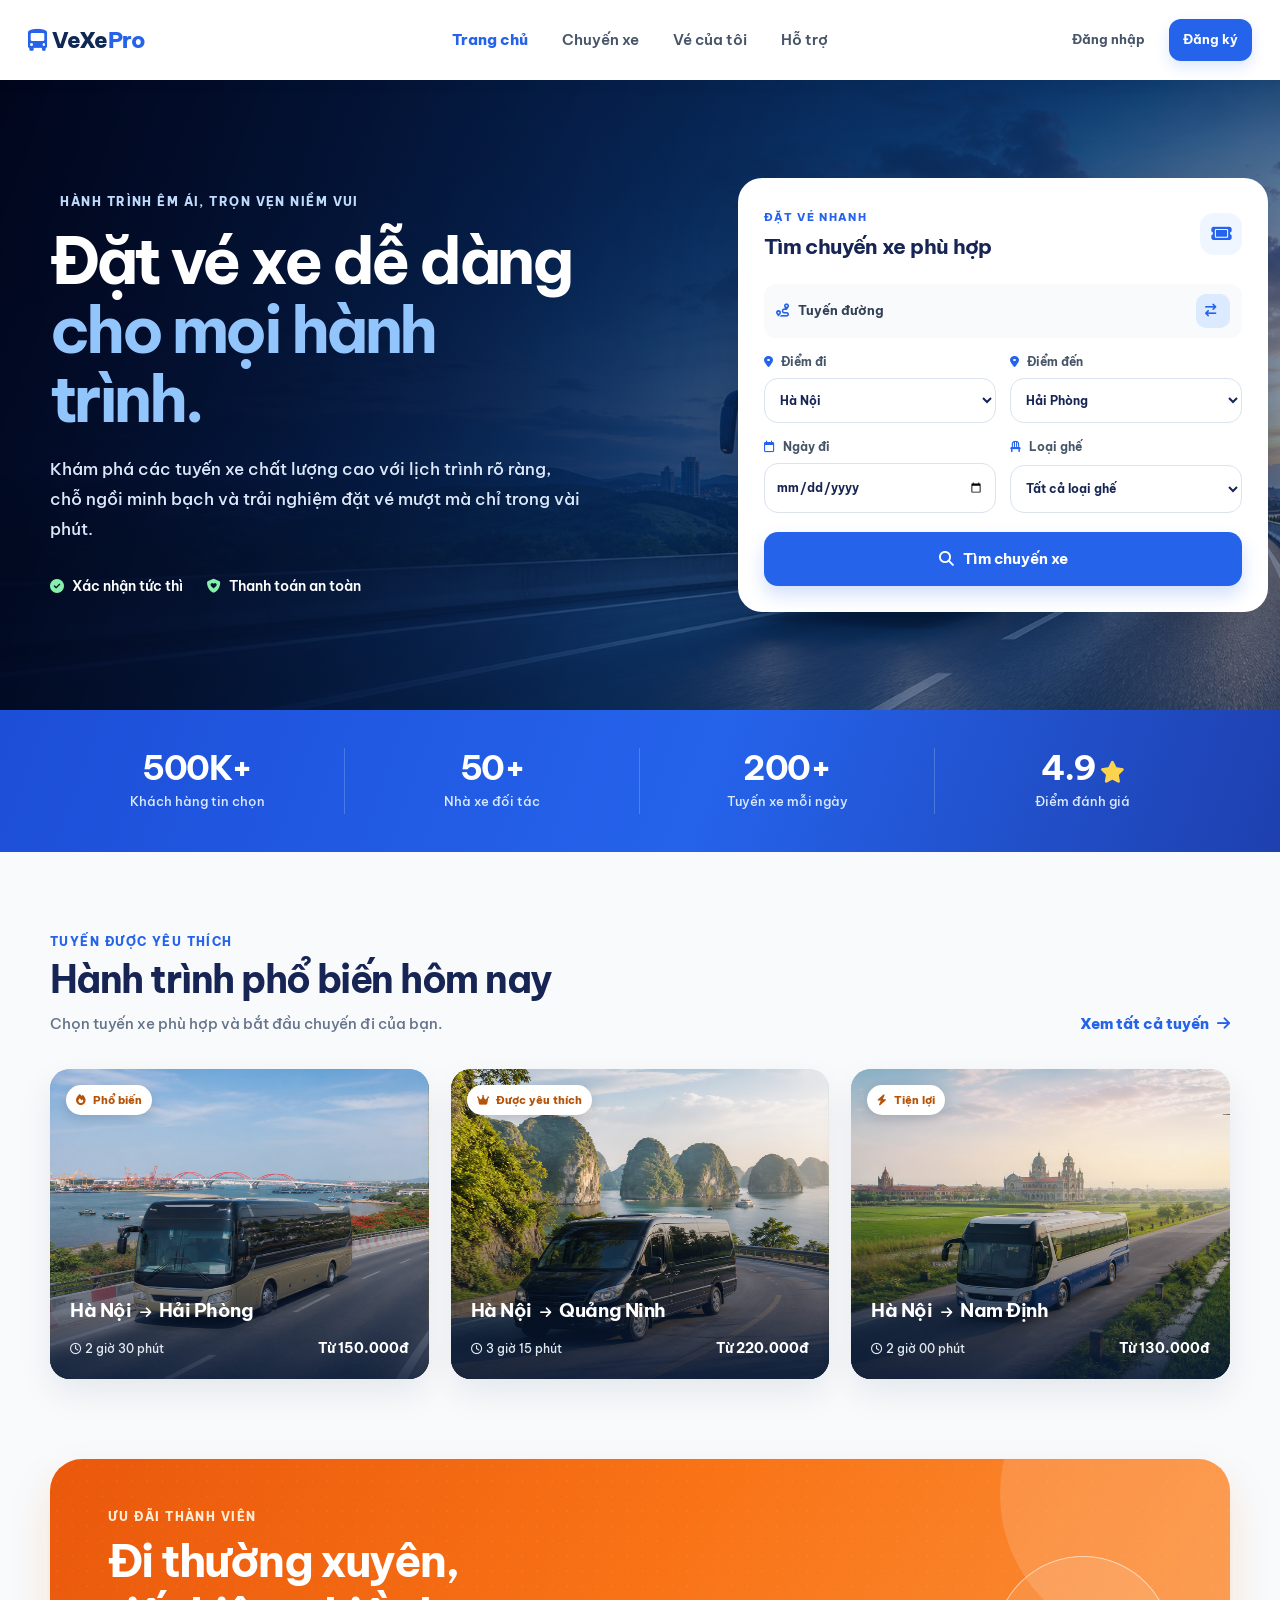
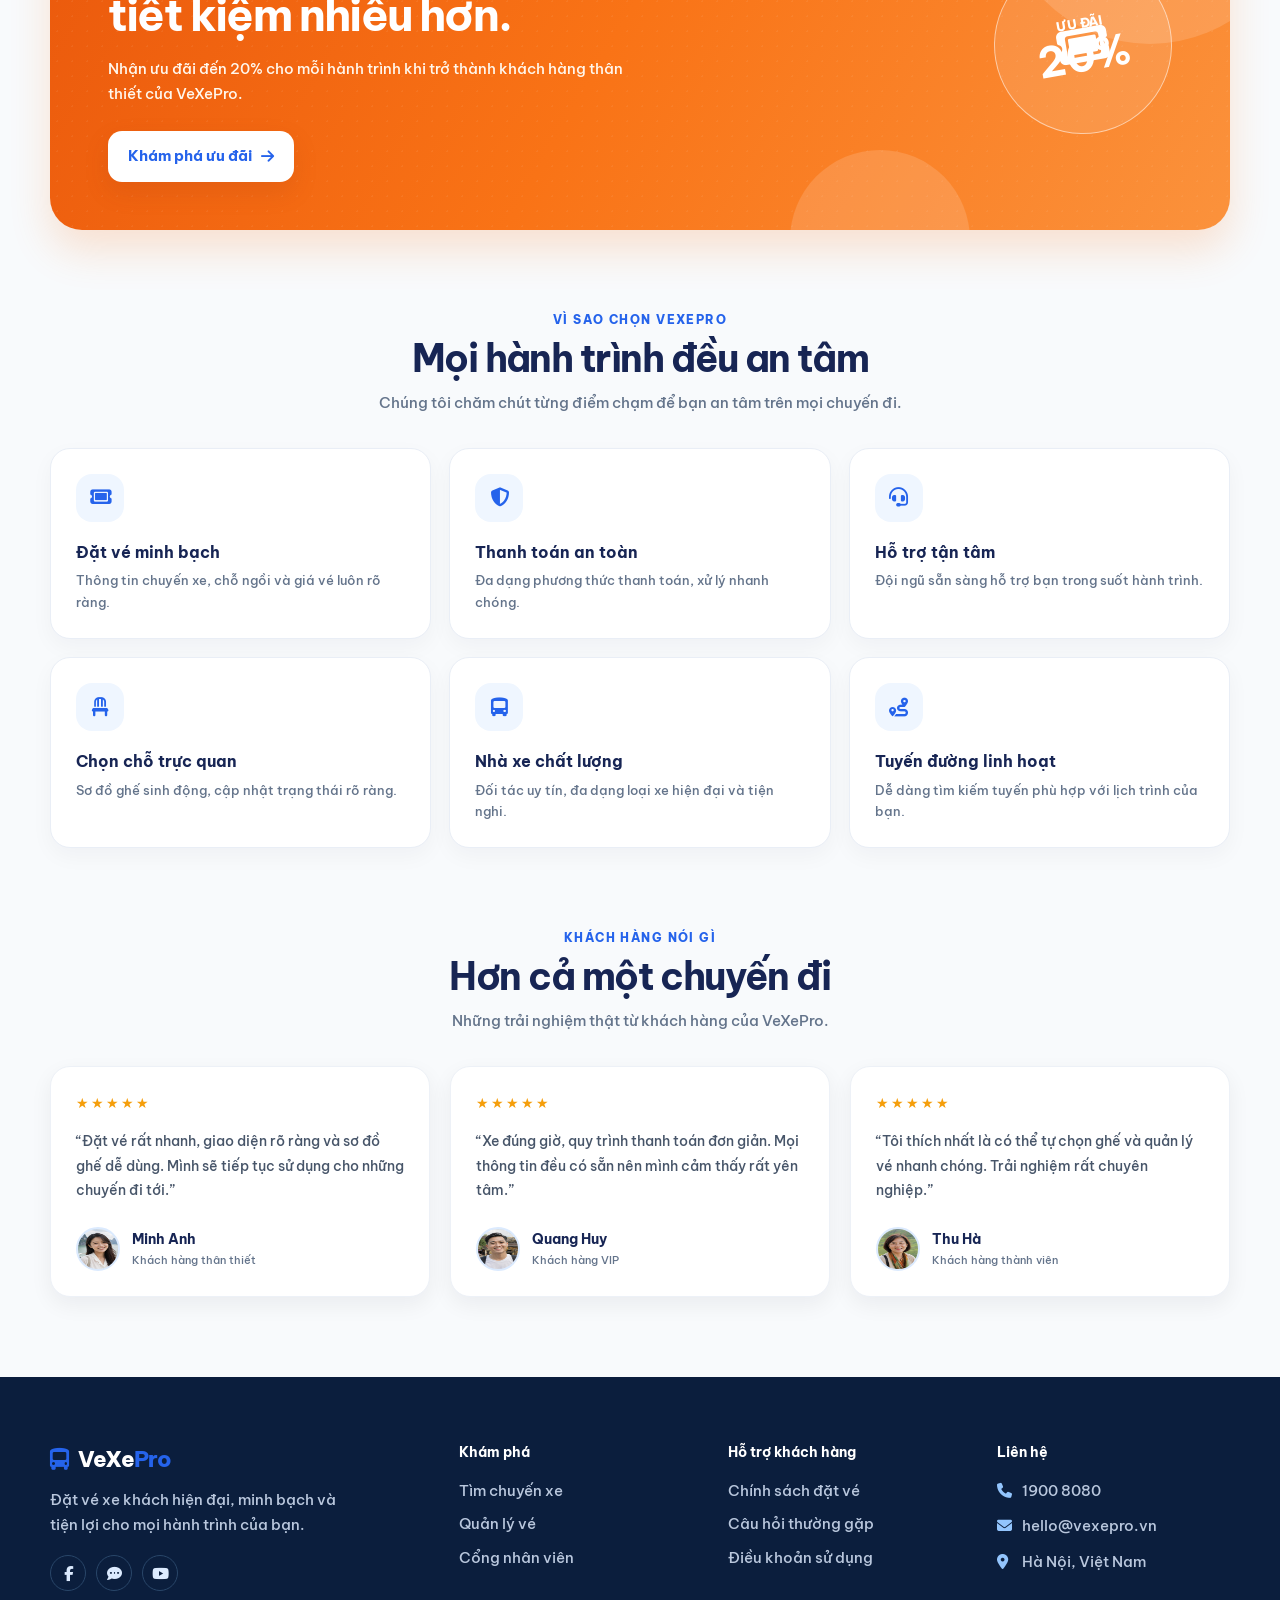
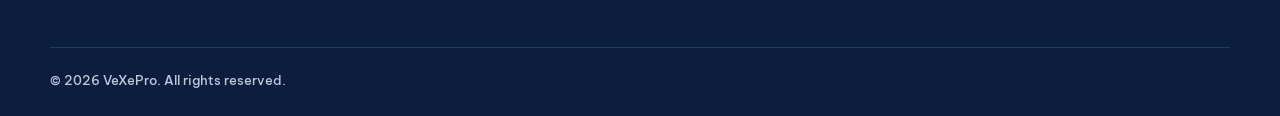
<file: frontend/index.html>
<!doctype html>
<html lang="vi">

<head>
  <meta charset="UTF-8">
  <meta name="viewport" content="width=device-width, initial-scale=1.0">
  <title>VeXePro | Đặt vé xe khách trực tuyến</title>
  <link rel="preconnect" href="https://fonts.googleapis.com">
  <link rel="preconnect" href="https://fonts.gstatic.com" crossorigin>
  <link href="https://fonts.googleapis.com/css2?family=Be+Vietnam+Pro:wght@400;500;600;700;800&display=swap"
    rel="stylesheet">
  <link rel="stylesheet" href="https://cdnjs.cloudflare.com/ajax/libs/font-awesome/6.6.0/css/all.min.css">
  <link rel="stylesheet" href="css/style.css">
  <link rel="stylesheet" href="css/landing.css">
  <link rel="stylesheet" href="css/responsive.css">
</head>

<body>
  <div id="navbar"></div>
  <main>
    <section class="hero">
      <div class="hero-copy hero-reveal">
        <p class="eyebrow eyebrow-light"><i class="fa-solid fa-sparkles"></i> HÀNH TRÌNH ÊM ÁI, TRỌN VẸN NIỀM VUI</p>
        <h1>Đặt vé xe dễ dàng<br><span>cho mọi hành trình.</span></h1>
        <p>Khám phá các tuyến xe chất lượng cao với lịch trình rõ ràng, chỗ ngồi minh bạch và trải nghiệm đặt vé mượt mà
          chỉ trong vài phút.</p>
        <div class="hero-proof"><span><i class="fa-solid fa-circle-check"></i> Xác nhận tức thì</span><span><i
              class="fa-solid fa-shield-heart"></i> Thanh toán an toàn</span></div>
      </div>
      <form id="searchForm" class="search-card hero-reveal">
        <div class="search-card-head">
          <div><span class="search-kicker">ĐẶT VÉ NHANH</span>
            <h2>Tìm chuyến xe phù hợp</h2>
          </div><span class="search-head-icon"><i class="fa-solid fa-ticket"></i></span>
        </div>
        <div class="route-switch"><span><i class="fa-solid fa-route"></i> Tuyến đường</span><button id="swapRoute"
            type="button" aria-label="Đổi chiều tuyến"><i class="fa-solid fa-arrow-right-arrow-left"></i></button></div>
        <label><span><i class="fa-solid fa-location-dot"></i> Điểm đi</span><select id="departure" required>
            <option value="Ha Noi">Hà Nội</option>
            <option value="Hai Phong">Hải Phòng</option>
          </select></label>
        <label><span><i class="fa-solid fa-location-dot"></i> Điểm đến</span><select id="destination" required>
            <option value="Hai Phong">Hải Phòng</option>
            <option value="Ha Noi">Hà Nội</option>
          </select></label>
        <label><span><i class="fa-regular fa-calendar"></i> Ngày đi</span><input id="departureDate" type="date"></label>
        <label><span><i class="fa-solid fa-chair"></i> Loại ghế</span><select id="seatType">
            <option value="">Tất cả loại ghế</option>
            <option value="VIP">Ghế VIP</option>
            <option value="NORMAL">Ghế thường</option>
          </select></label>
        <button class="button button-primary" type="submit"><i class="fa-solid fa-magnifying-glass"></i> Tìm chuyến
          xe</button>
      </form>
    </section>
    <section class="stats-band" aria-label="Thống kê VeXePro">
      <div><strong><b data-counter="500">0</b>K+</strong><span>Khách hàng tin chọn</span></div>
      <div><strong><b data-counter="50">0</b>+</strong><span>Nhà xe đối tác</span></div>
      <div><strong><b data-counter="200">0</b>+</strong><span>Tuyến xe mỗi ngày</span></div>
      <div><strong>4.9<i class="fa-solid fa-star"></i></strong><span>Điểm đánh giá</span></div>
    </section>
    <section class="section popular-section">
      <div class="section-heading">
        <div>
          <p class="eyebrow">TUYẾN ĐƯỢC YÊU THÍCH</p>
          <h2>Hành trình phổ biến hôm nay</h2>
          <p>Chọn tuyến xe phù hợp và bắt đầu chuyến đi của bạn.</p>
        </div><a href="trips.html" class="text-link">Xem tất cả tuyến <i class="fa-solid fa-arrow-right"></i></a>
      </div>
      <div class="route-grid route-grid-pro">
        <a href="trips.html?departure=Ha%20Noi&destination=Hai%20Phong"
          class="route-card route-card-photo route-photo-one"><span class="route-badge"><i class="fa-solid fa-fire"></i>
            Phổ biến</span>
          <div class="route-card-overlay">
            <h3>Hà Nội <i class="fa-solid fa-arrow-right"></i> Hải Phòng</h3>
            <div><span><i class="fa-regular fa-clock"></i> 2 giờ 30 phút</span><strong>Từ 150.000đ</strong></div>
          </div>
        </a>
        <a href="trips.html" class="route-card route-card-photo route-photo-two"><span class="route-badge"><i
              class="fa-solid fa-crown"></i> Được yêu thích</span>
          <div class="route-card-overlay">
            <h3>Hà Nội <i class="fa-solid fa-arrow-right"></i> Quảng Ninh</h3>
            <div><span><i class="fa-regular fa-clock"></i> 3 giờ 15 phút</span><strong>Từ 220.000đ</strong></div>
          </div>
        </a>
        <a href="trips.html" class="route-card route-card-photo route-photo-three"><span class="route-badge"><i
              class="fa-solid fa-bolt"></i> Tiện lợi</span>
          <div class="route-card-overlay">
            <h3>Hà Nội <i class="fa-solid fa-arrow-right"></i> Nam Định</h3>
            <div><span><i class="fa-regular fa-clock"></i> 2 giờ 00 phút</span><strong>Từ 130.000đ</strong></div>
          </div>
        </a>
      </div>
    </section>
    <section class="section promotion-wrap">
      <div class="promotion"><span class="promo-orb orb-one"></span><span class="promo-orb orb-two"></span>
        <div>
          <p class="eyebrow">ƯU ĐÃI THÀNH VIÊN</p>
          <h2>Đi thường xuyên,<br>tiết kiệm nhiều hơn.</h2>
          <p>Nhận ưu đãi đến 20% cho mỗi hành trình khi trở thành khách hàng thân thiết của VeXePro.</p><a
            href="trips.html" class="button button-light">Khám phá ưu đãi <i class="fa-solid fa-arrow-right"></i></a>
        </div>
        <div class="promotion-art"><i class="fa-solid fa-ticket"></i><span>ƯU ĐÃI<br><b>20%</b></span></div>
      </div>
    </section>
    <section class="section why-section">
      <div class="section-heading center-heading">
        <div>
          <p class="eyebrow">VÌ SAO CHỌN VEXEPRO</p>
          <h2>Mọi hành trình đều an tâm</h2>
          <p>Chúng tôi chăm chút từng điểm chạm để bạn an tâm trên mọi chuyến đi.</p>
        </div>
      </div>
      <div class="why-grid">
        <article><i class="fa-solid fa-ticket"></i>
          <h3>Đặt vé minh bạch</h3>
          <p>Thông tin chuyến xe, chỗ ngồi và giá vé luôn rõ ràng.</p>
        </article>
        <article><i class="fa-solid fa-shield-halved"></i>
          <h3>Thanh toán an toàn</h3>
          <p>Đa dạng phương thức thanh toán, xử lý nhanh chóng.</p>
        </article>
        <article><i class="fa-solid fa-headset"></i>
          <h3>Hỗ trợ tận tâm</h3>
          <p>Đội ngũ sẵn sàng hỗ trợ bạn trong suốt hành trình.</p>
        </article>
        <article><i class="fa-solid fa-chair"></i>
          <h3>Chọn chỗ trực quan</h3>
          <p>Sơ đồ ghế sinh động, cập nhật trạng thái rõ ràng.</p>
        </article>
        <article><i class="fa-solid fa-bus-simple"></i>
          <h3>Nhà xe chất lượng</h3>
          <p>Đối tác uy tín, đa dạng loại xe hiện đại và tiện nghi.</p>
        </article>
        <article><i class="fa-solid fa-route"></i>
          <h3>Tuyến đường linh hoạt</h3>
          <p>Dễ dàng tìm kiếm tuyến phù hợp với lịch trình của bạn.</p>
        </article>
      </div>
    </section>
    <section class="section testimonials">
      <div class="section-heading center-heading">
        <div>
          <p class="eyebrow">KHÁCH HÀNG NÓI GÌ</p>
          <h2>Hơn cả một chuyến đi</h2>
          <p>Những trải nghiệm thật từ khách hàng của VeXePro.</p>
        </div>
      </div>
      <div class="review-grid review-grid-pro">
        <blockquote>
          <div class="review-stars">★★★★★</div>
          <p>“Đặt vé rất nhanh, giao diện rõ ràng và sơ đồ ghế dễ dùng. Mình sẽ tiếp tục sử dụng cho những chuyến đi
            tới.”</p>
          <footer><span class="review-avatar avatar-one"></span><span><b>Minh Anh</b><small>Khách hàng thân
                thiết</small></span></footer>
        </blockquote>
        <blockquote>
          <div class="review-stars">★★★★★</div>
          <p>“Xe đúng giờ, quy trình thanh toán đơn giản. Mọi thông tin đều có sẵn nên mình cảm thấy rất yên tâm.”</p>
          <footer><span class="review-avatar avatar-two"></span><span><b>Quang Huy</b><small>Khách hàng
                VIP</small></span></footer>
        </blockquote>
        <blockquote>
          <div class="review-stars">★★★★★</div>
          <p>“Tôi thích nhất là có thể tự chọn ghế và quản lý vé nhanh chóng. Trải nghiệm rất chuyên nghiệp.”</p>
          <footer><span class="review-avatar avatar-three"></span><span><b>Thu Hà</b><small>Khách hàng thành
                viên</small></span></footer>
        </blockquote>
      </div>
    </section>
  </main>
  <div id="footer"></div>
  <script src="js/common.js"></script>
  <script src="js/landing.js"></script>
</body>

</html>
</file>
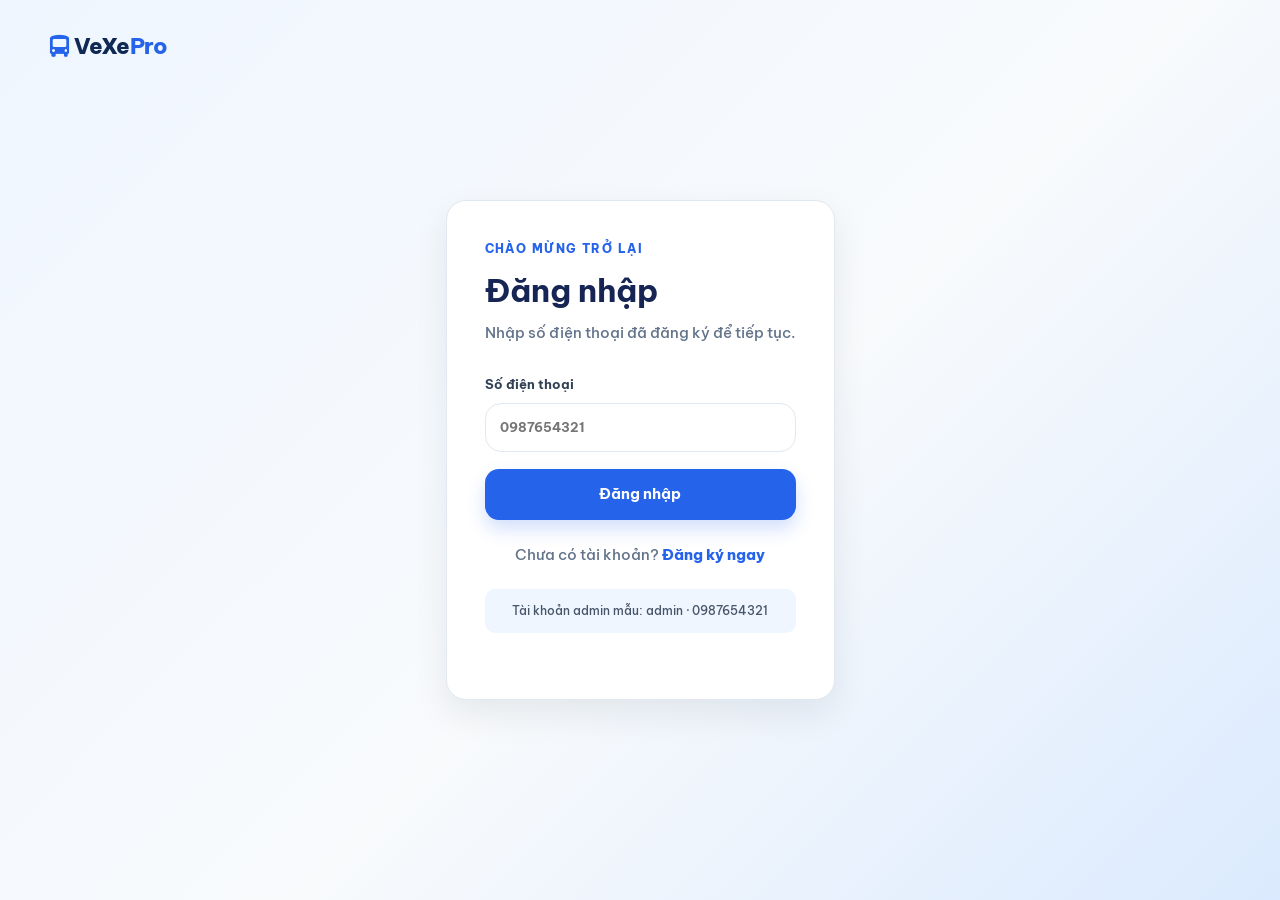
<file: frontend/admin-tickets.html>
<!doctype html>
<html lang="vi">

<head>
    <meta charset="UTF-8">
    <meta name="viewport" content="width=device-width,initial-scale=1">
    <title>Quản lý vé khách hàng | VeXePro</title>
    <link href="https://fonts.googleapis.com/css2?family=Be+Vietnam+Pro:wght@400;500;600;700;800&display=swap"
        rel="stylesheet">
    <link rel="stylesheet" href="https://cdnjs.cloudflare.com/ajax/libs/font-awesome/6.6.0/css/all.min.css">
    <link rel="stylesheet" href="css/style.css">
    <link rel="stylesheet" href="css/dashboard.css">
    <link rel="stylesheet" href="css/manage.css">
    <link rel="stylesheet" href="css/responsive.css">
</head>

<body>
    <div class="admin-layout">
        <aside class="sidebar"><a class="brand" href="index.html"><i class="fa-solid fa-bus-simple"></i> VeXe<span
                    class="brand-accent">Pro</span></a>
            <nav><a href="dashboard.html"><i class="fa-solid fa-chart-pie"></i> Tổng quan</a><a href="trips.html"><i
                        class="fa-solid fa-route"></i> Chuyến xe</a><a class="active" href="admin-tickets.html"><i
                        class="fa-solid fa-ticket"></i> Quản lý vé khách hàng</a><a href="index.html"><i
                        class="fa-solid fa-arrow-left"></i> Về website</a></nav>
        </aside>
        <main class="dashboard-main">
            <header class="dashboard-header">
                <div>
                    <p class="eyebrow">STAFF PORTAL</p>
                    <h1>Quản lý vé khách hàng</h1>
                    <p class="muted">Tra cứu, xem chi tiết, in hoặc hủy vé trong toàn hệ thống.</p>
                </div>
            </header>
            <section class="admin-filter form-card">
                <div class="manage-inputs"><label>Tìm kiếm<input id="keyword"
                            placeholder="Mã vé, tên, SĐT, tuyến xe"></label><label>Trạng thái booking<select
                            id="bookingStatus">
                            <option value="">Tất cả</option>
                            <option value="PENDING">Chờ thanh toán</option>
                            <option value="CONFIRMED">Đã xác nhận</option>
                            <option value="CANCELLED">Đã hủy</option>
                        </select></label><label>Trạng thái thanh toán<select id="paymentStatus">
                            <option value="">Tất cả</option>
                            <option value="SUCCESS">Thành công</option>
                            <option value="PENDING">Chờ thanh toán</option>
                        </select></label><label>Nhà xe<input id="busCompany"
                            placeholder="Ví dụ: Green Transit"></label><label>Ngày khởi hành<input id="departureDate"
                            type="date"></label></div>
                <div class="manage-search-actions"><button id="filterTickets" class="button button-primary"><i
                            class="fa-solid fa-filter"></i> Lọc vé</button><button id="resetTickets"
                        class="button button-secondary">Đặt lại</button></div>
            </section>
            <section id="adminTicketList" class="manage-result" aria-live="polite"></section>
        </main>
    </div>
    <div id="cancelModal" class="manage-modal" hidden>
        <div class="modal-backdrop" data-close-modal></div>
        <section class="modal-card">
            <div class="modal-icon"><i class="fa-solid fa-triangle-exclamation"></i></div>
            <h2>Xác nhận hủy vé</h2>
            <p>Bạn có chắc chắn muốn hủy chuyến xe này không?</p>
            <p class="modal-note">Sau khi hủy, thao tác này không thể hoàn tác.</p>
            <div><button class="button button-secondary" data-close-modal>Quay lại</button><button id="confirmCancel"
                    class="button button-primary">Đồng ý</button></div>
        </section>
    </div>
    <div id="ticketModal" class="ticket-modal" hidden>
        <div class="ticket-modal-backdrop"></div>
        <div id="ticketModalContent"></div>
    </div>
    <script src="js/common.js"></script>
    <script src="js/api.js"></script>
    <script src="js/admin-tickets.js"></script>
</body>

</html>
</file>
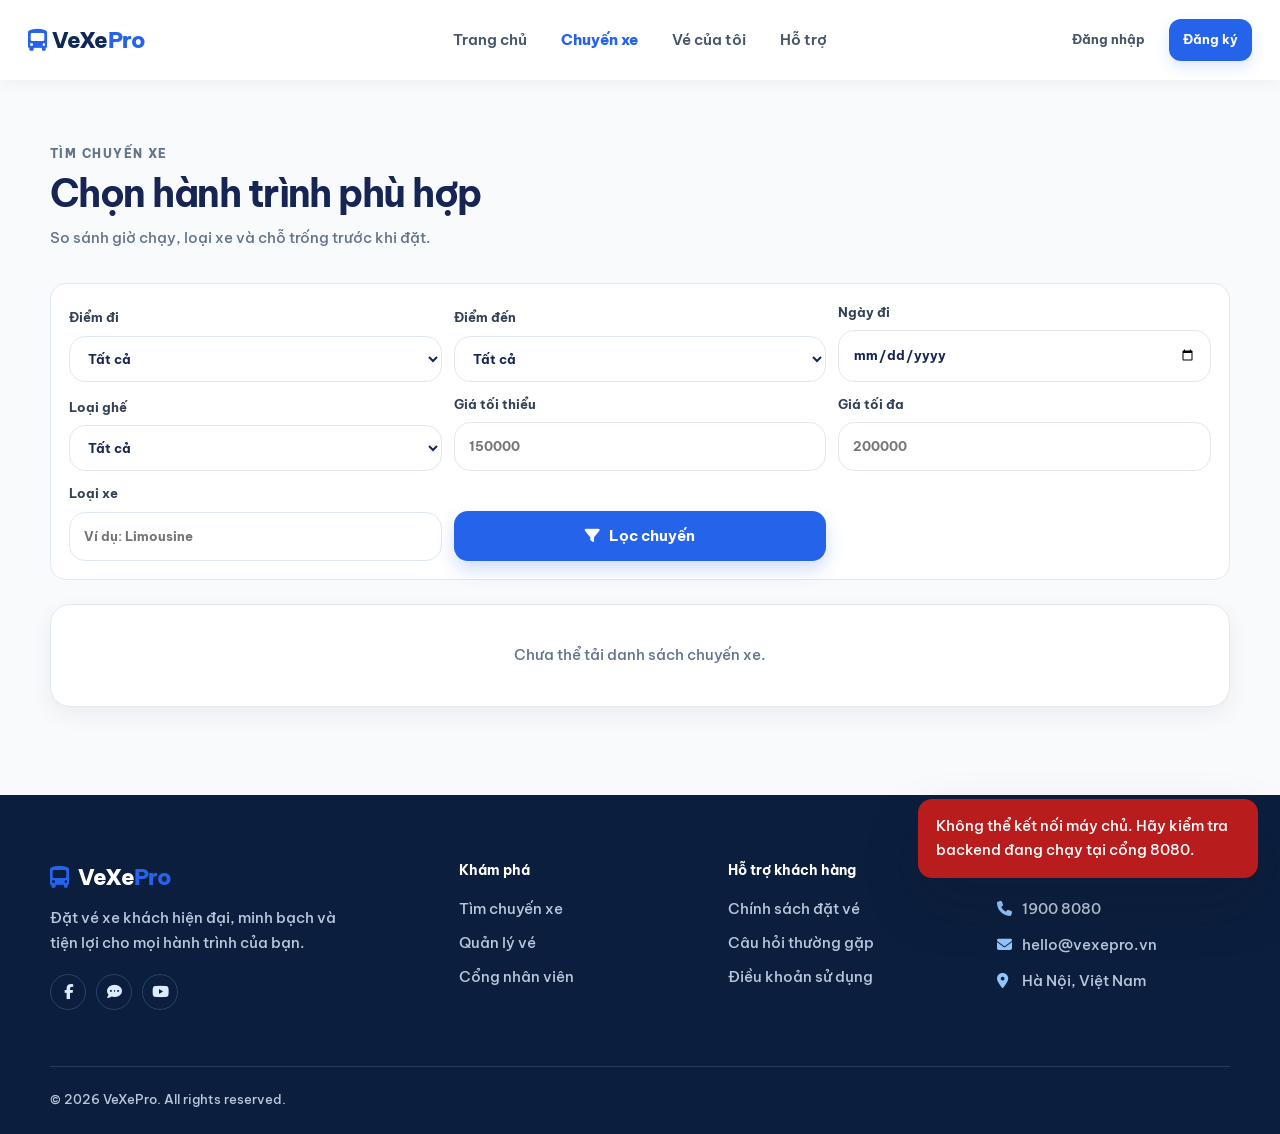
<file: frontend/booking.html>
<!doctype html>
<html lang="vi">

<head>
    <meta charset="UTF-8">
    <meta name="viewport" content="width=device-width,initial-scale=1">
    <title>Thông tin đặt vé | RouteLink</title>
    <link href="https://fonts.googleapis.com/css2?family=Be+Vietnam+Pro:wght@400;500;600;700;800&display=swap"
        rel="stylesheet">
    <link rel="stylesheet" href="https://cdnjs.cloudflare.com/ajax/libs/font-awesome/6.6.0/css/all.min.css">
    <link rel="stylesheet" href="css/style.css">
    <link rel="stylesheet" href="css/booking.css">
    <link rel="stylesheet" href="css/responsive.css">
</head>

<body>
    <div id="navbar"></div>
    <main class="page-shell">
        <div class="page-title">
            <p class="eyebrow">XÁC NHẬN THÔNG TIN</p>
            <h1>Hoàn tất thông tin hành khách</h1>
        </div>
        <section class="checkout-layout">
            <form id="bookingForm" class="form-card">
                <h2>Thông tin liên hệ</h2><label>Họ và tên<input id="customerName" required minlength="2"
                        maxlength="100" placeholder="Nguyễn Văn A"><small></small></label><label>Số điện thoại<input
                        id="phone" required inputmode="numeric" pattern="[0-9]{10}"
                        placeholder="09xxxxxxxx"><small></small></label><label>Email<input id="email" required
                        type="email" placeholder="ban@example.com"><small></small></label><label>Hạng khách hàng<select
                        id="customerType" required>
                        <option value="NORMAL">Khách thường — không giảm giá</option>
                        <option value="MEMBER">Thành viên — giảm 10%</option>
                        <option value="VIP">VIP — giảm 20%</option>
                    </select></label><button class="button button-primary button-block" type="submit">Tạo đơn đặt vé <i
                        class="fa-solid fa-arrow-right"></i></button>
            </form>
            <aside id="bookingSummary" class="order-card"></aside>
        </section>
    </main>
    <div id="footer"></div>
    <script src="js/common.js"></script>
    <script src="js/api.js"></script>
    <script src="js/booking.js"></script>
</body>

</html>
</file>
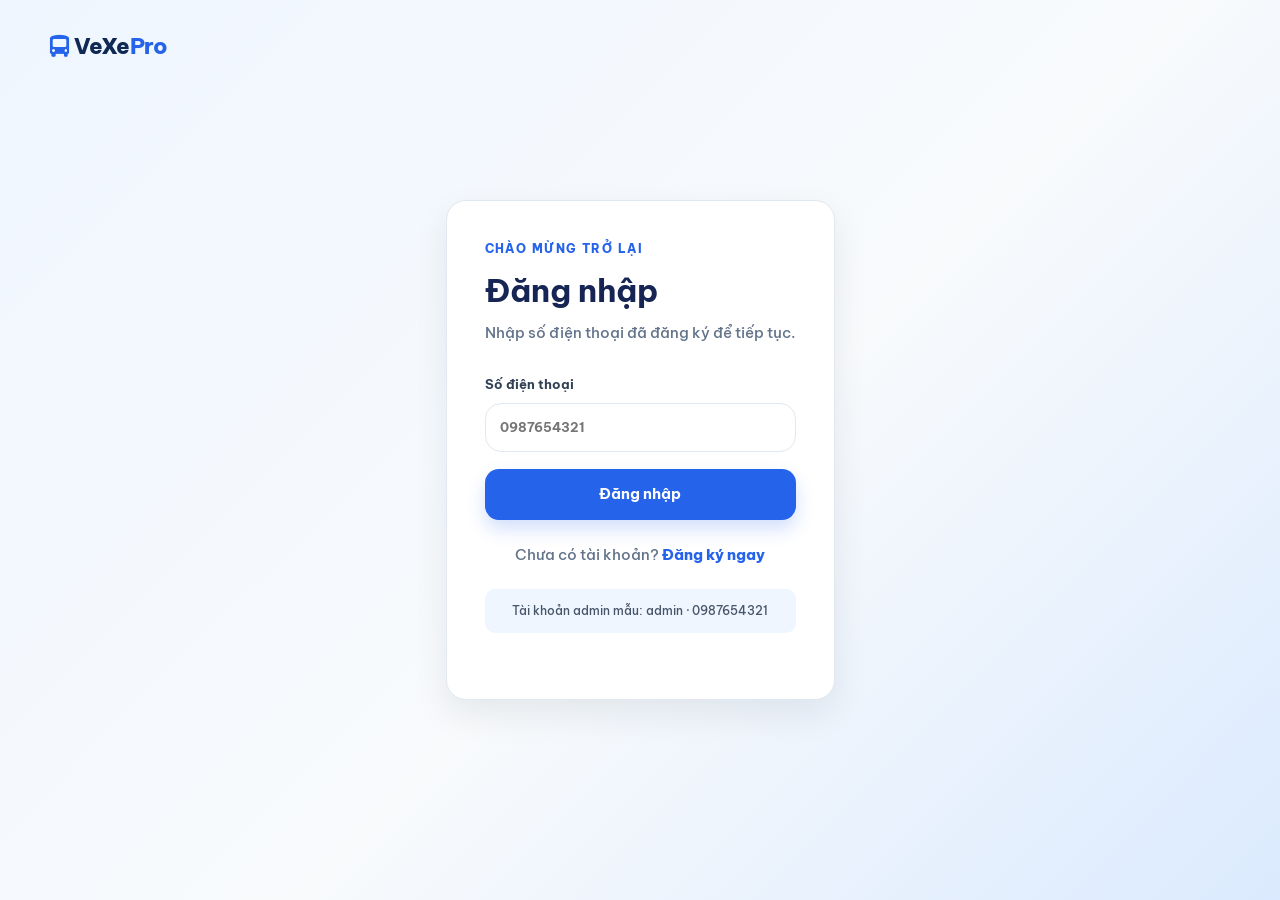
<file: frontend/dashboard.html>
<!doctype html>
<html lang="vi">

<head>
    <meta charset="UTF-8">
    <meta name="viewport" content="width=device-width,initial-scale=1">
    <title>Dashboard nhân viên | VeXePro</title>
    <link href="https://fonts.googleapis.com/css2?family=Be+Vietnam+Pro:wght@400;500;600;700;800&display=swap"
        rel="stylesheet">
    <link rel="stylesheet" href="https://cdnjs.cloudflare.com/ajax/libs/font-awesome/6.6.0/css/all.min.css">
    <link rel="stylesheet" href="css/style.css">
    <link rel="stylesheet" href="css/dashboard.css">
    <link rel="stylesheet" href="css/responsive.css">
</head>

<body>
    <div class="admin-layout">
        <aside class="sidebar"><a class="brand" href="index.html"><i class="fa-solid fa-bus-simple"></i> VeXe<span
                    class="brand-accent">Pro</span></a>
            <nav><a class="active" href="dashboard.html"><i class="fa-solid fa-chart-pie"></i> Tổng quan</a><a
                    href="trips.html"><i class="fa-solid fa-route"></i> Chuyến xe</a><a href="admin-tickets.html"><i
                        class="fa-solid fa-ticket"></i> Quản lý vé khách hàng</a><a href="index.html"><i
                        class="fa-solid fa-arrow-left"></i> Về website</a></nav>
        </aside>
        <main class="dashboard-main">
            <header class="dashboard-header">
                <div>
                    <p class="eyebrow">STAFF PORTAL</p>
                    <h1>Tổng quan vận hành</h1>
                </div><span id="dashboardDate"></span>
            </header>
            <section id="dashboardCards" class="dashboard-cards"></section>
            <section class="dashboard-grid">
                <article class="chart-card">
                    <h2>Phân bổ trạng thái ghế</h2>
                    <div id="seatChart" class="bar-chart"></div>
                </article>
                <article class="chart-card">
                    <h2>Báo cáo tổng hợp</h2>
                    <div id="reportList" class="report-list"></div>
                </article>
            </section>
        </main>
    </div>
    <script src="js/common.js"></script>
    <script src="js/api.js"></script>
    <script src="js/dashboard.js"></script>
</body>

</html>
</file>
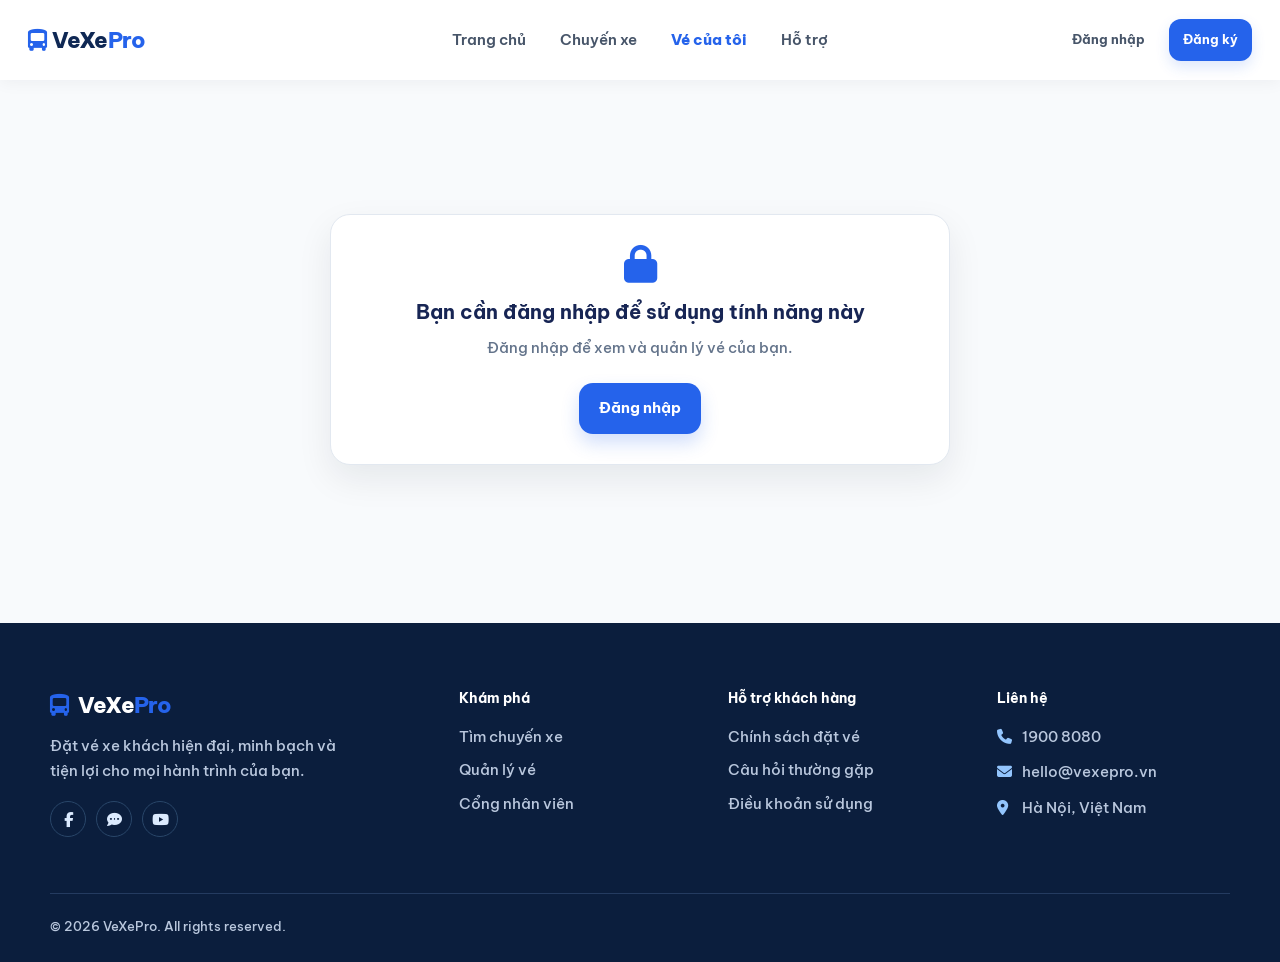
<file: frontend/history.html>
<!doctype html>
<html lang="vi">

<head>
    <meta charset="UTF-8">
    <meta name="viewport" content="width=device-width,initial-scale=1">
    <title>Vé của tôi | VeXePro</title>
    <link href="https://fonts.googleapis.com/css2?family=Be+Vietnam+Pro:wght@400;500;600;700;800&display=swap"
        rel="stylesheet">
    <link rel="stylesheet" href="https://cdnjs.cloudflare.com/ajax/libs/font-awesome/6.6.0/css/all.min.css">
    <link rel="stylesheet" href="css/style.css">
    <link rel="stylesheet" href="css/manage.css">
    <link rel="stylesheet" href="css/responsive.css">
</head>

<body>
    <div id="navbar"></div>
    <main class="page-shell manage-shell">
        <section id="authRequired" class="auth-required form-card" hidden><i class="fa-solid fa-lock"></i>
            <h2>Bạn cần đăng nhập để sử dụng tính năng này</h2>
            <p>Đăng nhập để xem và quản lý vé của bạn.</p><a class="button button-primary"
                href="login.html?redirect=history.html">Đăng nhập</a>
        </section>
        <div id="ticketManagement" hidden>
            <div class="manage-heading">
                <p class="eyebrow">TRUNG TÂM KHÁCH HÀNG</p>
                <h1>VÉ CỦA TÔI</h1>
                <p>Quản lý tất cả vé thuộc số điện thoại của tài khoản đang đăng nhập.</p>
            </div>
            <section id="historyList" class="manage-result" aria-live="polite"></section>
        </div>
    </main>
    <div id="footer"></div>
    <div id="cancelModal" class="manage-modal" hidden>
        <div class="modal-backdrop" data-close-modal></div>
        <section class="modal-card">
            <div class="modal-icon"><i class="fa-solid fa-triangle-exclamation"></i></div>
            <h2>Xác nhận hủy vé</h2>
            <p>Bạn có chắc chắn muốn hủy chuyến xe này không?</p>
            <p class="modal-note">Sau khi hủy, thao tác này không thể hoàn tác.</p>
            <div><button class="button button-secondary" data-close-modal>Quay lại</button><button id="confirmCancel"
                    class="button button-primary">Đồng ý</button></div>
        </section>
    </div>
    <div id="ticketModal" class="ticket-modal" hidden>
        <div class="ticket-modal-backdrop"></div>
        <div id="ticketModalContent"></div>
    </div>
    <script src="js/common.js"></script>
    <script src="js/api.js"></script>
    <script src="js/my-history.js"></script>
</body>

</html>
</file>
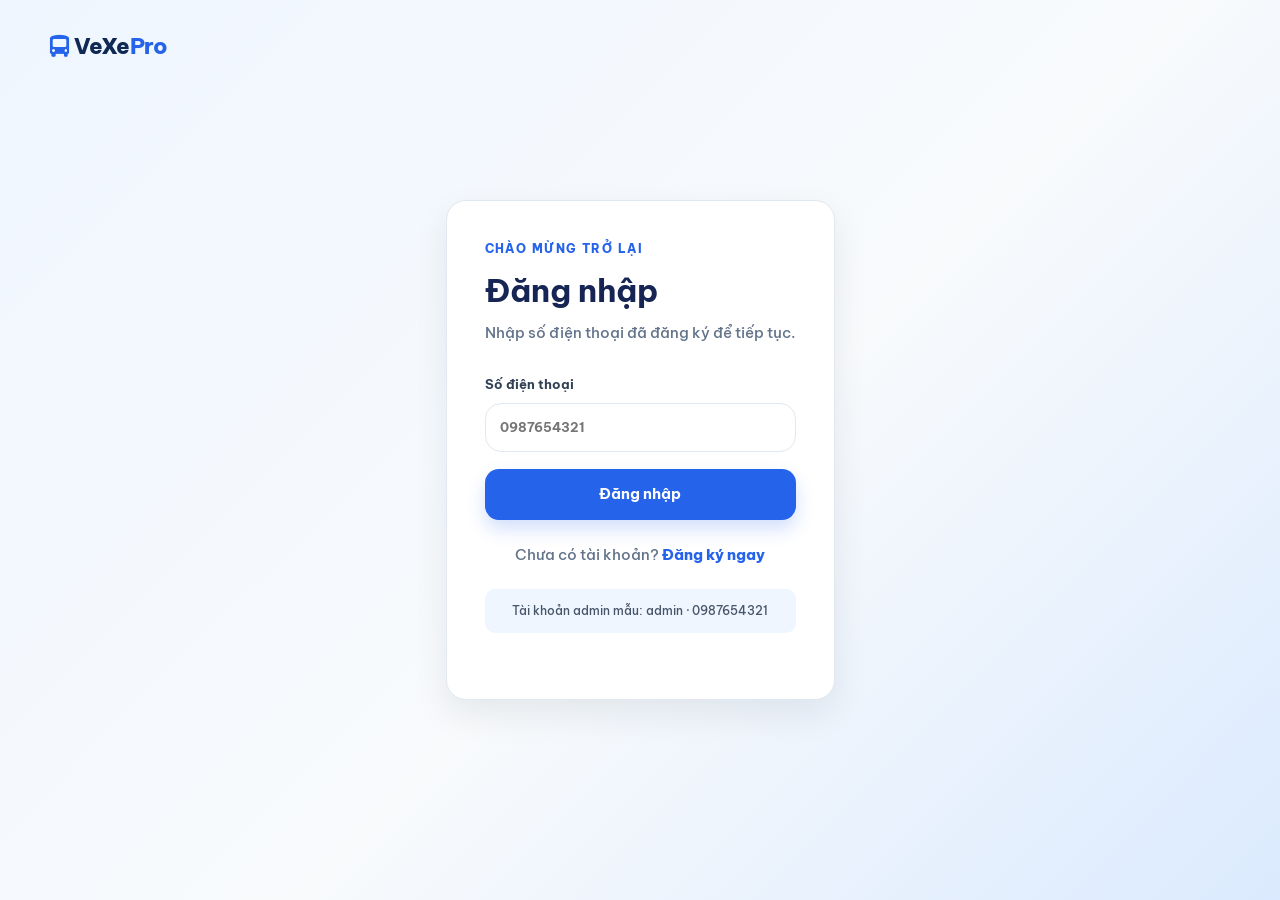
<file: frontend/login.html>
<!doctype html>
<html lang="vi">

<head>
    <meta charset="UTF-8">
    <meta name="viewport" content="width=device-width,initial-scale=1">
    <title>Đăng nhập | VeXePro</title>
    <link href="https://fonts.googleapis.com/css2?family=Be+Vietnam+Pro:wght@400;500;600;700;800&display=swap"
        rel="stylesheet">
    <link rel="stylesheet" href="https://cdnjs.cloudflare.com/ajax/libs/font-awesome/6.6.0/css/all.min.css">
    <link rel="stylesheet" href="css/style.css">
    <link rel="stylesheet" href="css/auth.css">
</head>

<body>
    <main class="auth-shell"><a class="brand" href="index.html"><i class="fa-solid fa-bus-simple"></i>VeXe<span
                class="brand-accent">Pro</span></a>
        <section class="auth-card form-card">
            <p class="eyebrow">CHÀO MỪNG TRỞ LẠI</p>
            <h1>Đăng nhập</h1>
            <p>Nhập số điện thoại đã đăng ký để tiếp tục.</p>
            <form id="loginForm" novalidate><label>Số điện thoại<input name="phone" inputmode="numeric"
                        pattern="[0-9]{10}" autocomplete="tel" required placeholder="0987654321"></label><button
                    class="button button-primary button-block" type="submit">Đăng nhập</button></form>
            <p class="auth-switch">Chưa có tài khoản? <a href="register.html">Đăng ký ngay</a></p>
            <p class="auth-note">Tài khoản admin mẫu: admin · 0987654321</p>
        </section>
    </main>
    <script src="js/common.js"></script>
    <script src="js/api.js"></script>
    <script src="js/auth.js"></script>
</body>

</html>
</file>
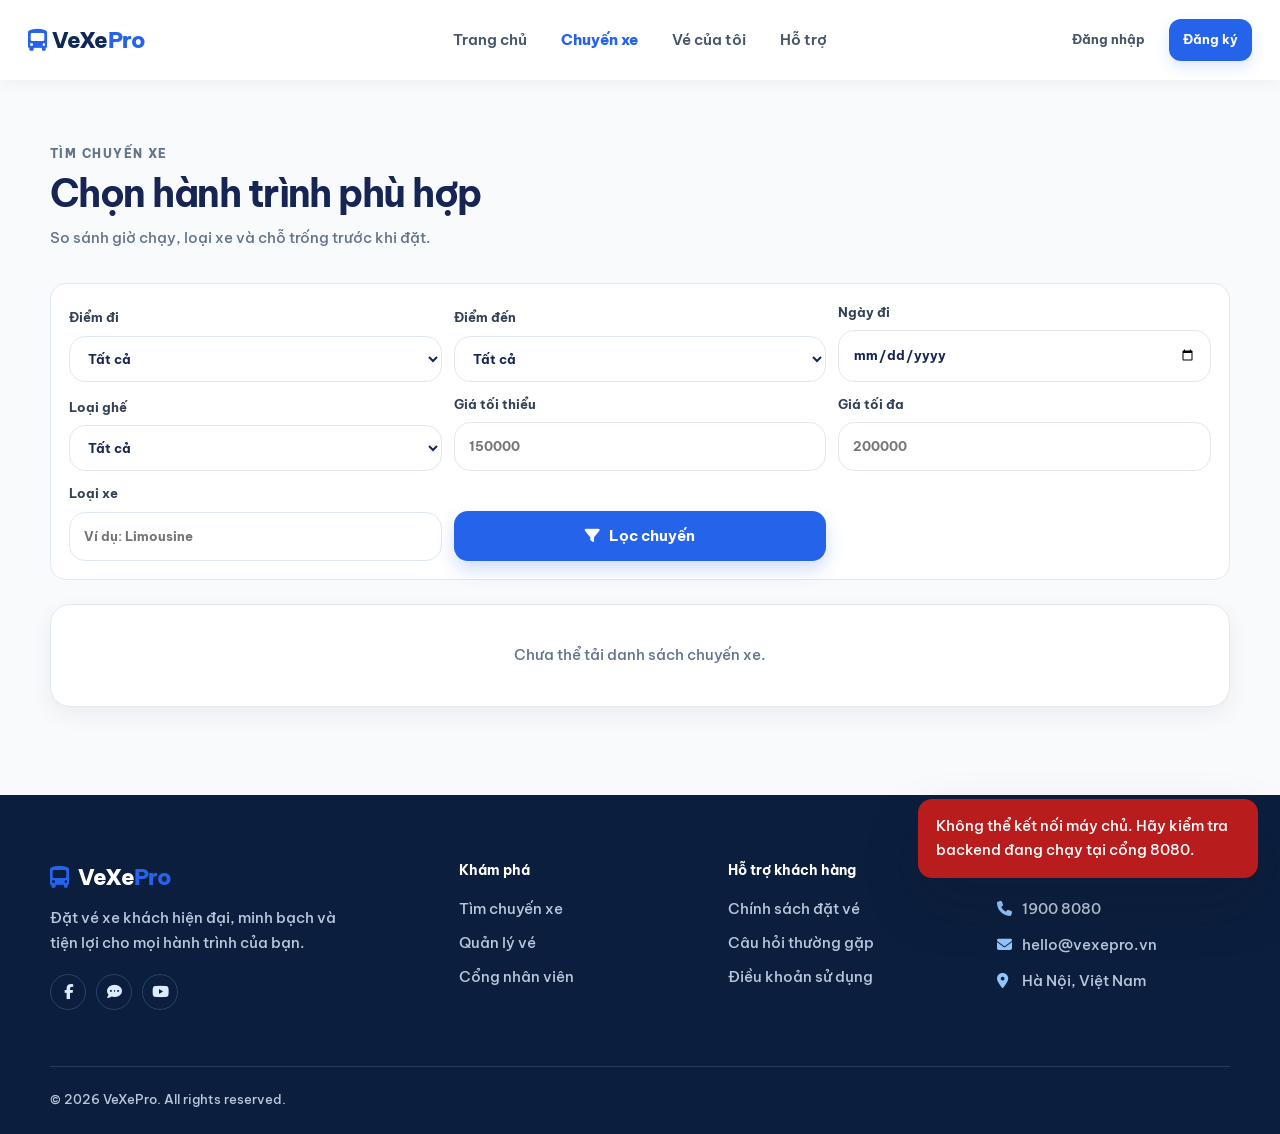
<file: frontend/payment.html>
<!doctype html>
<html lang="vi">

<head>
    <meta charset="UTF-8">
    <meta name="viewport" content="width=device-width,initial-scale=1">
    <title>Thanh toán | RouteLink</title>
    <link href="https://fonts.googleapis.com/css2?family=Be+Vietnam+Pro:wght@400;500;600;700;800&display=swap"
        rel="stylesheet">
    <link rel="stylesheet" href="https://cdnjs.cloudflare.com/ajax/libs/font-awesome/6.6.0/css/all.min.css">
    <link rel="stylesheet" href="css/style.css">
    <link rel="stylesheet" href="css/payment.css">
    <link rel="stylesheet" href="css/responsive.css">
</head>

<body>
    <div id="navbar"></div>
    <main class="page-shell">
        <div class="page-title">
            <p class="eyebrow">THANH TOÁN</p>
            <h1>Chọn phương thức thanh toán</h1>
        </div>
        <section class="checkout-layout">
            <form id="paymentForm" class="form-card">
                <h2>Phương thức thanh toán</h2><label class="payment-option"><input type="radio" name="paymentMethod"
                        value="CASH" checked><span><i class="fa-solid fa-money-bill-wave"></i><b>Tiền
                            mặt</b><small>Thanh toán khi lên xe</small></span></label><label
                    class="payment-option"><input type="radio" name="paymentMethod" value="BANK_TRANSFER"><span><i
                            class="fa-solid fa-building-columns"></i><b>Chuyển khoản</b><small>Xác nhận ngay sau khi
                            thanh toán</small></span></label><label class="payment-option"><input type="radio"
                        name="paymentMethod" value="EWALLET"><span><i class="fa-solid fa-wallet"></i><b>Ví điện
                            tử</b><small>Thanh toán an toàn, nhanh chóng</small></span></label><button
                    class="button button-primary button-block" type="submit">Thanh toán <i
                        class="fa-solid fa-lock"></i></button>
            </form>
            <aside id="paymentSummary" class="order-card"></aside>
        </section>
    </main>
    <div id="footer"></div>
    <script src="js/common.js"></script>
    <script src="js/api.js"></script>
    <script src="js/payment.js"></script>
</body>

</html>
</file>
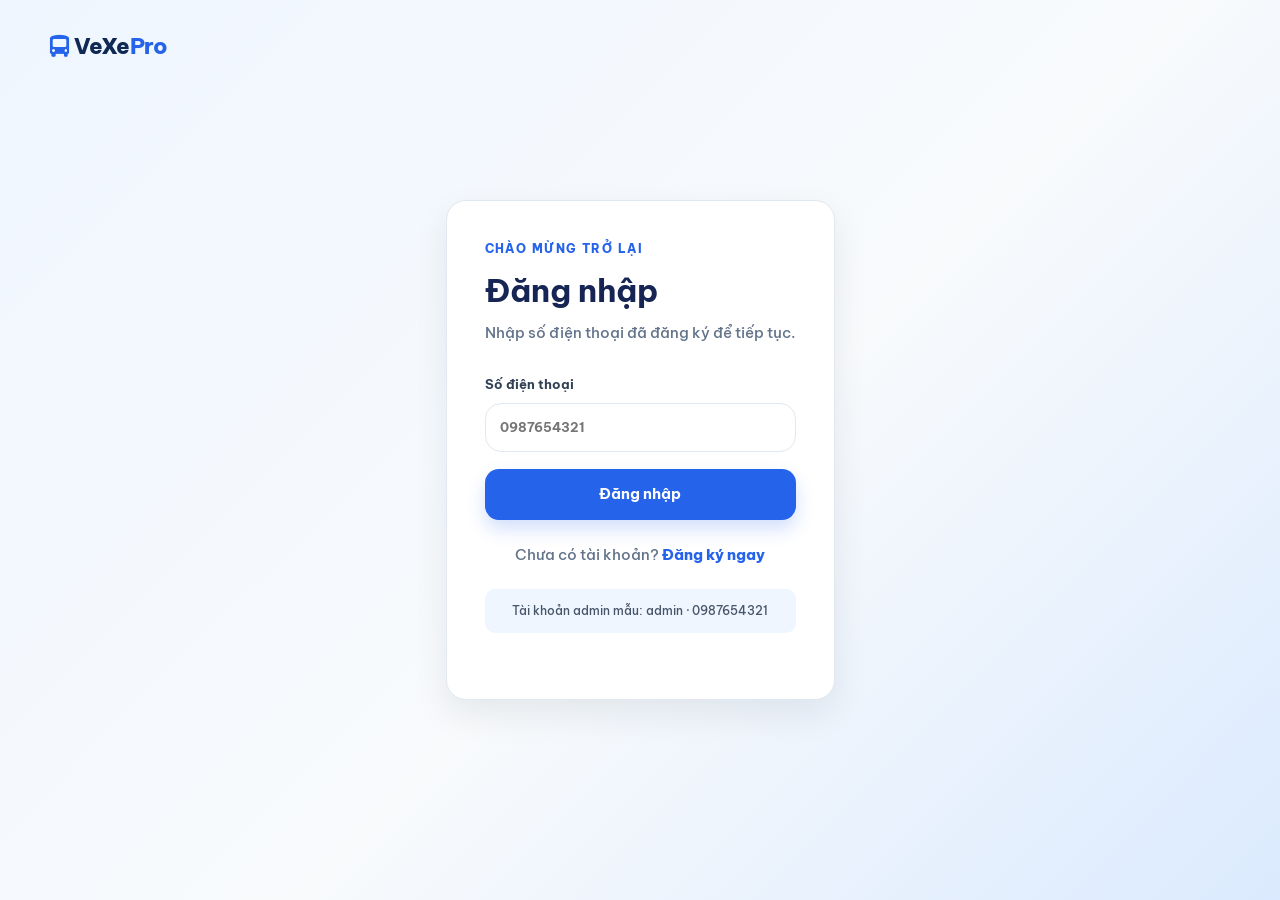
<file: frontend/profile.html>
<!doctype html>
<html lang="vi">

<head>
    <meta charset="UTF-8">
    <meta name="viewport" content="width=device-width, initial-scale=1.0">
    <title>Hồ sơ cá nhân | VeXePro</title>
    <link href="https://fonts.googleapis.com/css2?family=Be+Vietnam+Pro:wght@400;500;600;700;800&display=swap" rel="stylesheet">
    <link rel="stylesheet" href="https://cdnjs.cloudflare.com/ajax/libs/font-awesome/6.6.0/css/all.min.css">
    <link rel="stylesheet" href="css/style.css">
    <link rel="stylesheet" href="css/profile.css">
    <link rel="stylesheet" href="css/responsive.css">
</head>

<body>
    <div id="navbar"></div>
    <main class="profile-page">
        <section class="profile-card" aria-labelledby="profileTitle">
            <div class="profile-cover"></div>
            <div class="profile-content">
                <div class="profile-identity">
                    <div id="profileAvatar" class="profile-avatar" aria-hidden="true"></div>
                    <div>
                        <p class="eyebrow">TÀI KHOẢN CỦA BẠN</p>
                        <h1 id="profileTitle">Hồ sơ cá nhân</h1>
                        <p id="profileRole" class="profile-role"></p>
                    </div>
                </div>
                <form id="profileForm" class="profile-details" aria-label="Thông tin cá nhân">
                    <label class="profile-field"><span>Họ và tên</span><input id="profileName" name="fullName" type="text" maxlength="100" required disabled></label>
                    <div class="profile-field"><span>Số điện thoại</span><strong id="profilePhone"></strong></div>
                    <label class="profile-field"><span>Email</span><input id="profileEmail" name="email" type="email" maxlength="100" placeholder="example@email.com" disabled></label>
                    <div class="profile-field"><span>Loại tài khoản</span><strong id="profileAccountType"></strong></div>
                    <div class="profile-actions"><button id="editButton" class="button button-primary" type="button"><i class="fa-regular fa-pen-to-square"></i> Chỉnh sửa</button><button id="saveButton" class="button button-primary" type="submit" hidden><i class="fa-solid fa-check"></i> Lưu thay đổi</button><button id="cancelButton" class="button button-secondary" type="button" hidden>Hủy</button></div>
                </form>
                <button id="backButton" class="button button-secondary" type="button"><i class="fa-solid fa-arrow-left"></i> Quay lại</button>
            </div>
        </section>
    </main>
    <div id="footer"></div>
    <script src="js/common.js"></script>
    <script src="js/api.js"></script>
    <script src="js/profile.js"></script>
</body>

</html>
</file>
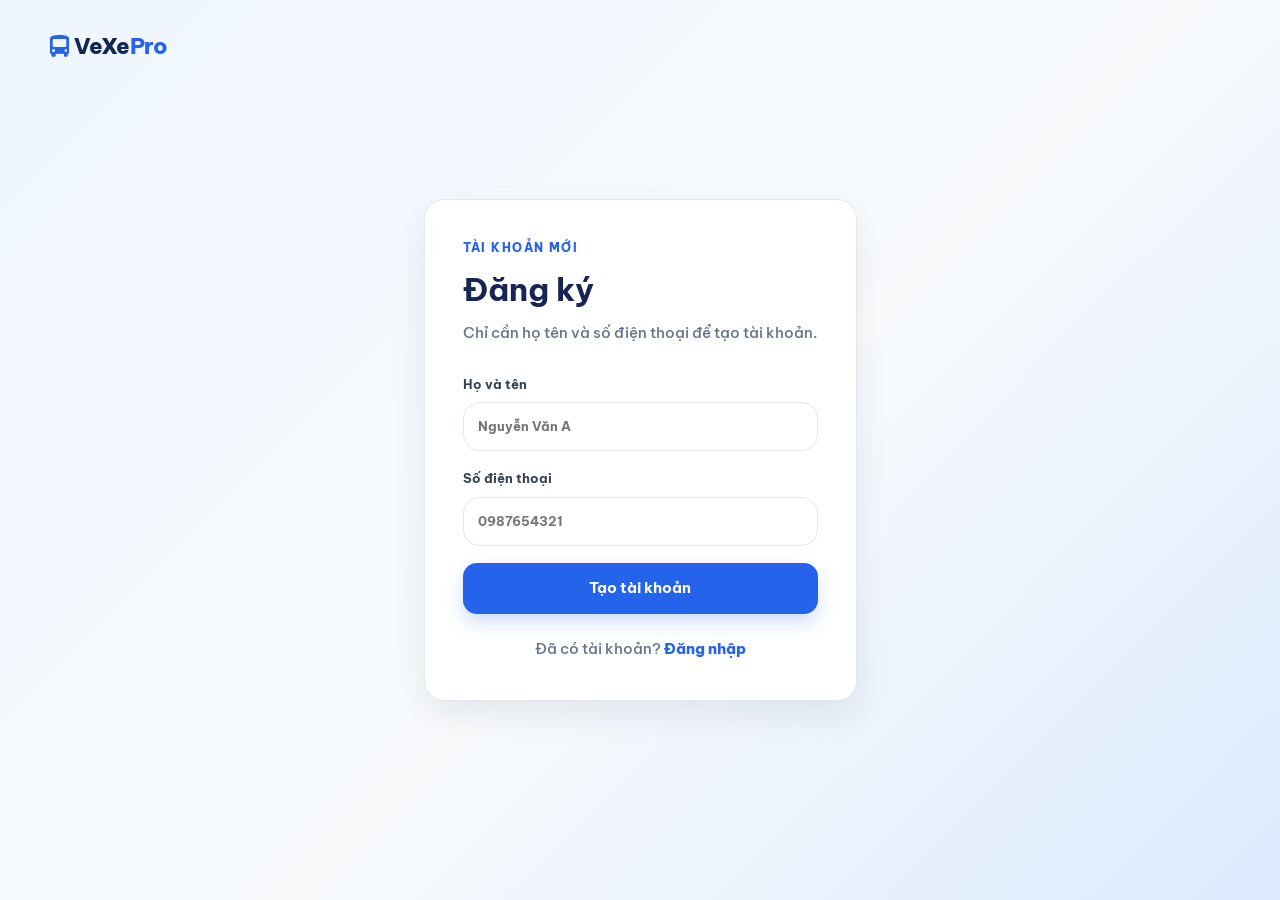
<file: frontend/register.html>
<!doctype html>
<html lang="vi">

<head>
    <meta charset="UTF-8">
    <meta name="viewport" content="width=device-width,initial-scale=1">
    <title>Đăng ký | VeXePro</title>
    <link href="https://fonts.googleapis.com/css2?family=Be+Vietnam+Pro:wght@400;500;600;700;800&display=swap"
        rel="stylesheet">
    <link rel="stylesheet" href="https://cdnjs.cloudflare.com/ajax/libs/font-awesome/6.6.0/css/all.min.css">
    <link rel="stylesheet" href="css/style.css">
    <link rel="stylesheet" href="css/auth.css">
</head>

<body>
    <main class="auth-shell"><a class="brand" href="index.html"><i class="fa-solid fa-bus-simple"></i>VeXe<span
                class="brand-accent">Pro</span></a>
        <section class="auth-card form-card">
            <p class="eyebrow">TÀI KHOẢN MỚI</p>
            <h1>Đăng ký</h1>
            <p>Chỉ cần họ tên và số điện thoại để tạo tài khoản.</p>
            <form id="registerForm" novalidate><label>Họ và tên<input name="fullName" autocomplete="name" required
                        placeholder="Nguyễn Văn A"></label><label>Số điện thoại<input name="phone" inputmode="numeric"
                        pattern="[0-9]{10}" autocomplete="tel" required placeholder="0987654321"></label><button
                    class="button button-primary button-block" type="submit">Tạo tài khoản</button></form>
            <p class="auth-switch">Đã có tài khoản? <a href="login.html">Đăng nhập</a></p>
        </section>
    </main>
    <script src="js/common.js"></script>
    <script src="js/api.js"></script>
    <script src="js/auth.js"></script>
</body>

</html>
</file>
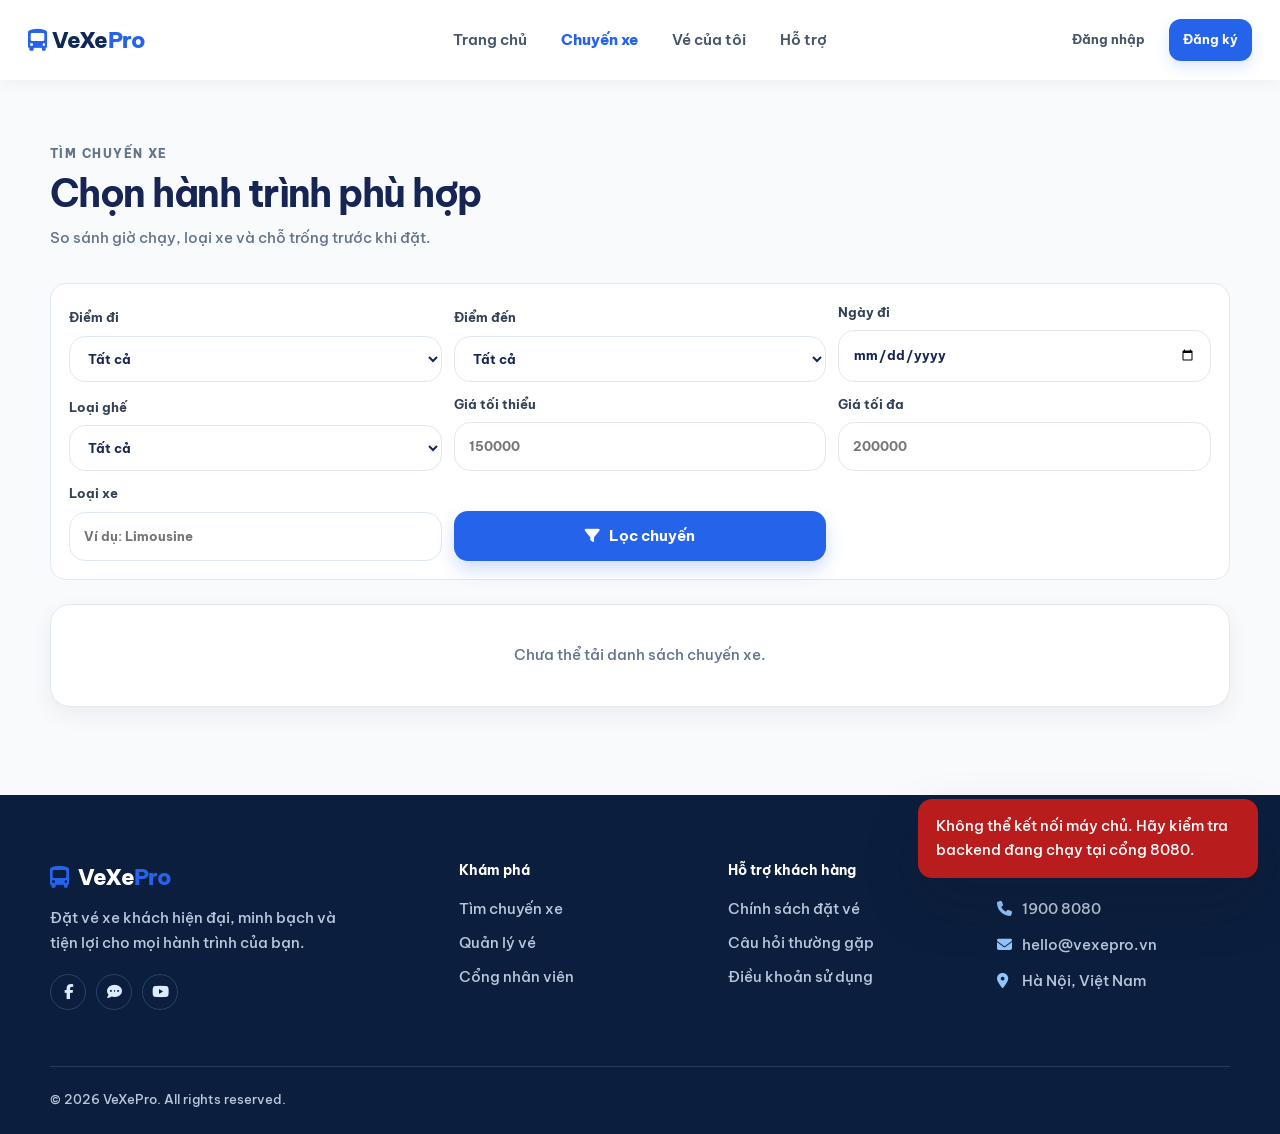
<file: frontend/seats.html>
<!doctype html>
<html lang="vi">

<head>
    <meta charset="UTF-8">
    <meta name="viewport" content="width=device-width,initial-scale=1">
    <title>Chọn ghế | RouteLink</title>
    <link href="https://fonts.googleapis.com/css2?family=Be+Vietnam+Pro:wght@400;500;600;700;800&display=swap"
        rel="stylesheet">
    <link rel="stylesheet" href="https://cdnjs.cloudflare.com/ajax/libs/font-awesome/6.6.0/css/all.min.css">
    <link rel="stylesheet" href="css/style.css">
    <link rel="stylesheet" href="css/seat.css">
    <link rel="stylesheet" href="css/responsive.css">
</head>

<body>
    <div id="navbar"></div>
    <main class="page-shell">
        <div id="seatTripInfo" class="trip-summary"></div>
        <section class="seat-layout">
            <div class="seat-card">
                <div class="bus-front"><i class="fa-solid fa-steering-wheel"></i><span>ĐẦU XE</span></div>
                <div id="seatMap" class="seat-map" aria-label="Sơ đồ ghế"></div>
            </div>
            <aside class="selection-card">
                <h2>Chọn ghế</h2>
                <div class="legend"><span><i class="legend-dot available"></i>Còn trống</span><span><i
                            class="legend-dot booked"></i>Đã đặt</span><span><i class="legend-dot selected"></i>Đang
                        chọn</span><span><i class="legend-dot vip"></i>VIP</span></div>
                <div class="selected-details"><span>Ghế đã chọn</span><strong id="selectedSeat">Chưa
                        chọn</strong><span>Tạm tính</span><strong id="selectedPrice">0đ</strong></div><button
                    id="continueButton" class="button button-primary button-block" disabled>Tiếp tục <i
                        class="fa-solid fa-arrow-right"></i></button>
            </aside>
        </section>
    </main>
    <div id="footer"></div>
    <script src="js/common.js"></script>
    <script src="js/api.js"></script>
    <script src="js/seat.js"></script>
</body>

</html>
</file>
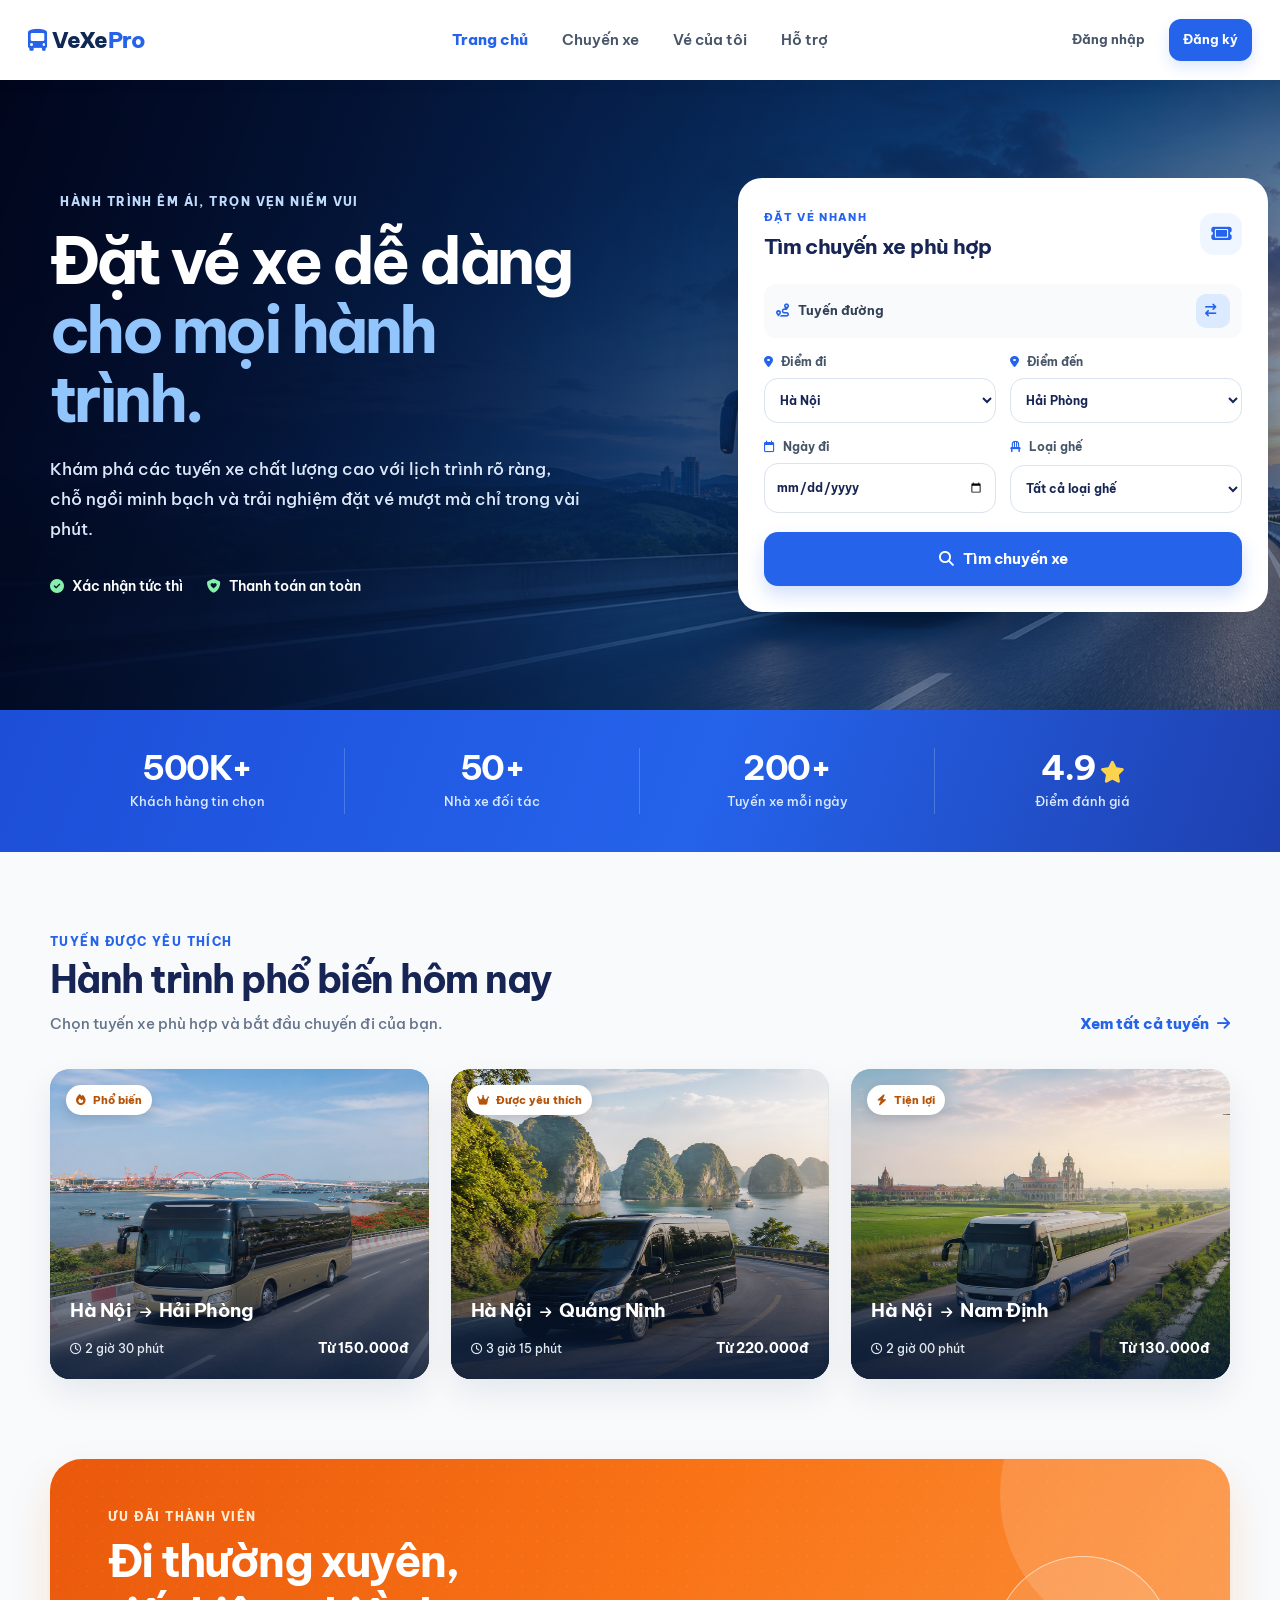
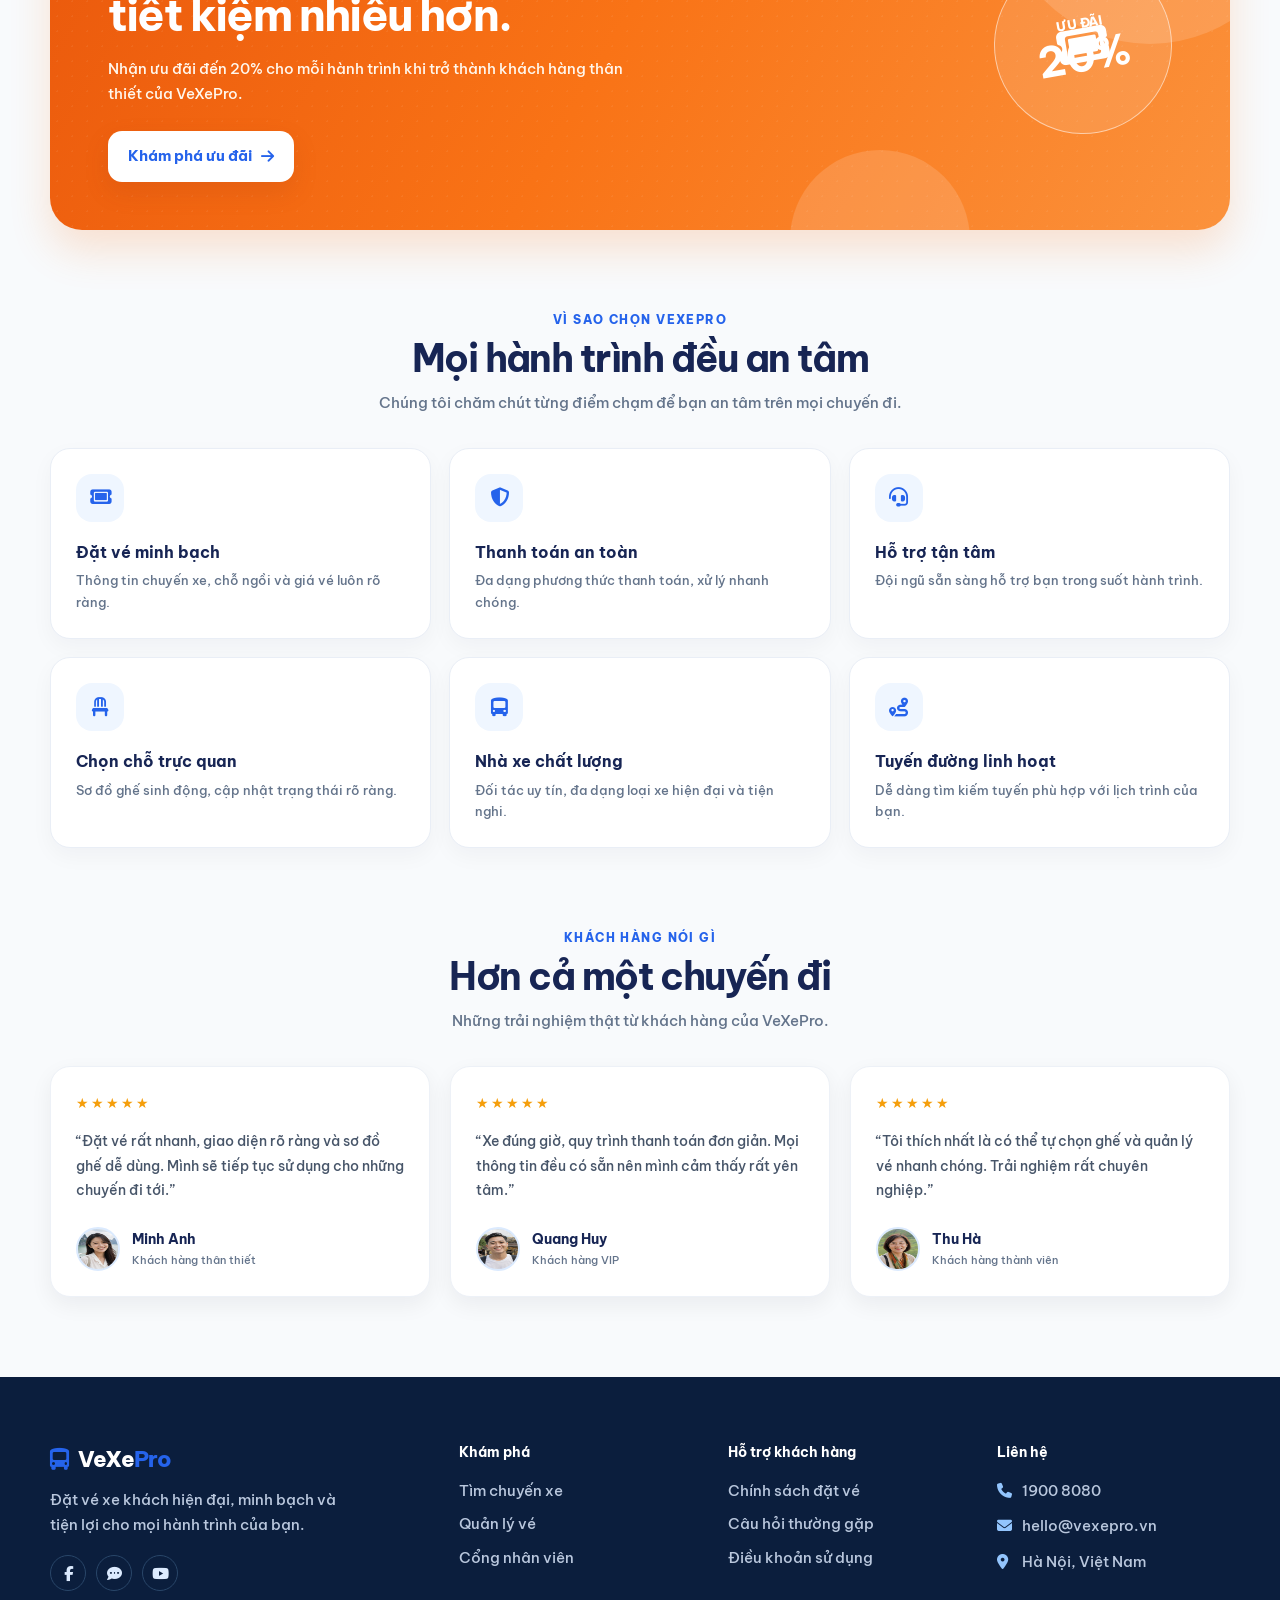
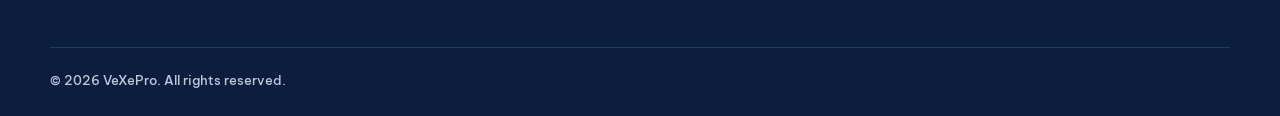
<file: frontend/success.html>
<!doctype html>
<html lang="vi">

<head>
    <meta charset="UTF-8">
    <meta name="viewport" content="width=device-width,initial-scale=1">
    <title>Đặt vé thành công | RouteLink</title>
    <link href="https://fonts.googleapis.com/css2?family=Be+Vietnam+Pro:wght@400;500;600;700;800&display=swap"
        rel="stylesheet">
    <link rel="stylesheet" href="https://cdnjs.cloudflare.com/ajax/libs/font-awesome/6.6.0/css/all.min.css">
    <link rel="stylesheet" href="css/style.css">
    <link rel="stylesheet" href="css/payment.css">
    <link rel="stylesheet" href="css/responsive.css">
</head>

<body>
    <div id="navbar"></div>
    <main class="page-shell success-shell">
        <section id="ticket" class="ticket-card">
            <div class="success-icon"><i class="fa-solid fa-check"></i></div>
            <p class="eyebrow">THANH TOÁN THÀNH CÔNG</p>
            <h1>Chuyến đi của bạn đã sẵn sàng!</h1>
            <p class="muted">Vé điện tử đã được xác nhận. Hãy lưu lại mã vé để tiện tra cứu.</p>
            <div id="ticketDetails" class="ticket-details"></div>
            <div class="mock-qr" aria-label="Mã QR vé điện tử"><span>ROUTE<br>LINK</span></div>
            <div class="ticket-actions"><button id="printTicket" class="button button-secondary"><i
                        class="fa-solid fa-print"></i> In vé</button><button id="downloadTicket"
                    class="button button-secondary"><i class="fa-solid fa-download"></i> Tải vé</button><a
                    href="index.html" class="button button-primary">Về trang chủ</a></div>
        </section>
    </main>
    <div id="footer"></div>
    <script src="js/common.js"></script>
    <script src="js/payment.js"></script>
</body>

</html>
</file>
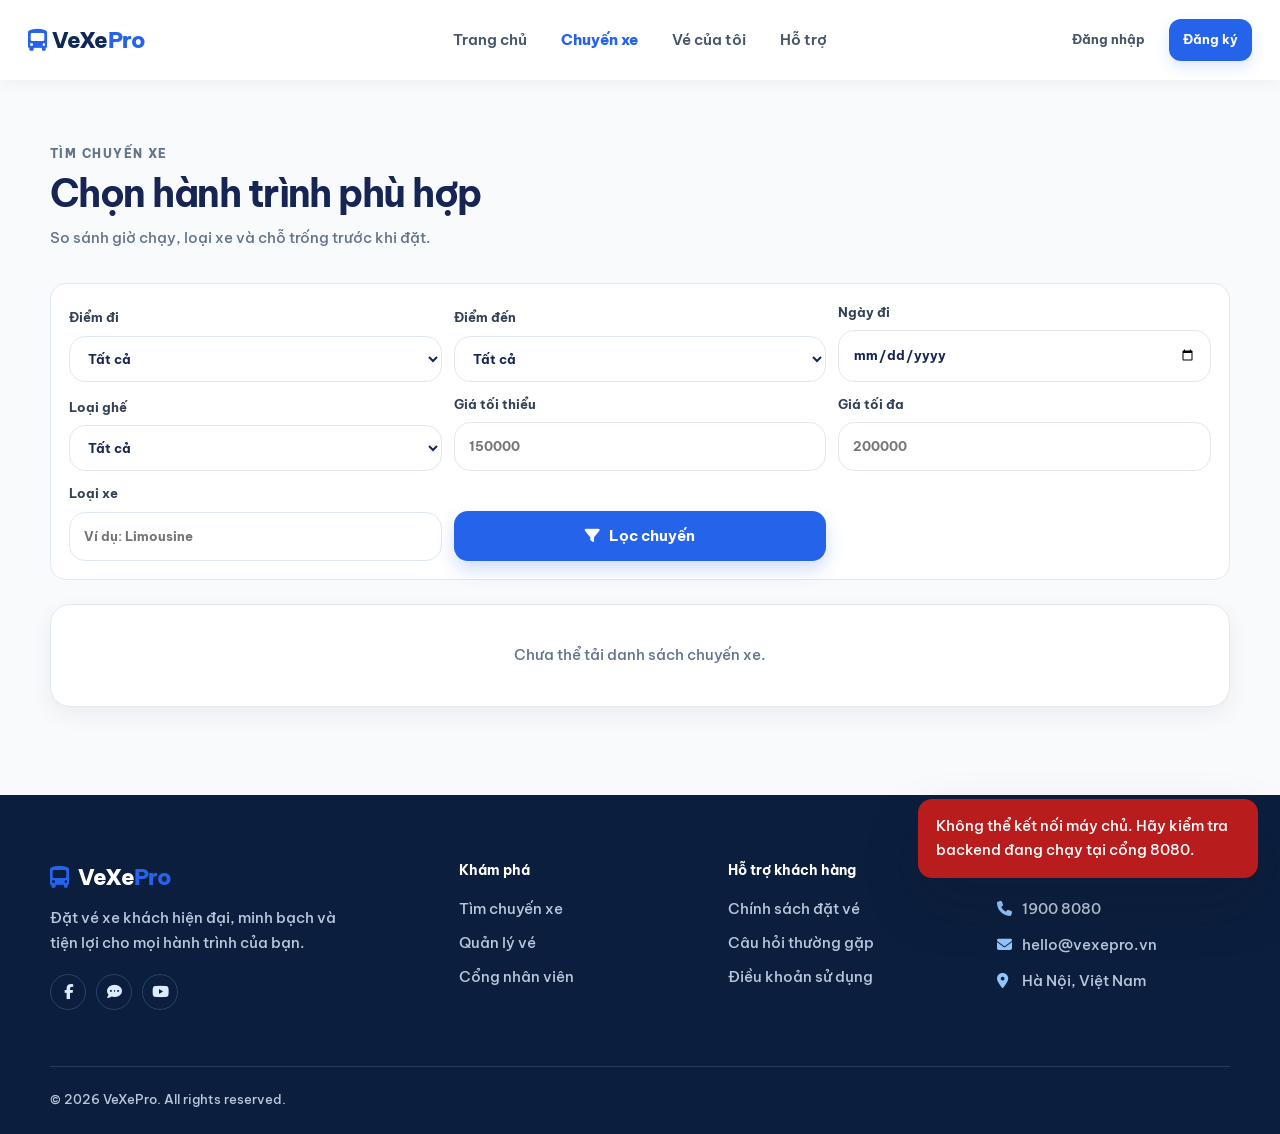
<file: frontend/trips.html>
<!doctype html>
<html lang="vi">

<head>
    <meta charset="UTF-8">
    <meta name="viewport" content="width=device-width,initial-scale=1">
    <title>Chuyến xe | RouteLink</title>
    <link href="https://fonts.googleapis.com/css2?family=Be+Vietnam+Pro:wght@400;500;600;700;800&display=swap"
        rel="stylesheet">
    <link rel="stylesheet" href="https://cdnjs.cloudflare.com/ajax/libs/font-awesome/6.6.0/css/all.min.css">
    <link rel="stylesheet" href="css/style.css">
    <link rel="stylesheet" href="css/trip.css">
    <link rel="stylesheet" href="css/responsive.css">
</head>

<body>
    <div id="navbar"></div>
    <main class="page-shell">
        <div class="page-title">
            <p class="eyebrow">TÌM CHUYẾN XE</p>
            <h1>Chọn hành trình phù hợp</h1>
            <p>So sánh giờ chạy, loại xe và chỗ trống trước khi đặt.</p>
        </div>
        <form id="tripFilterForm" class="filter-panel"><label>Điểm đi<select id="departure">
                    <option value="">Tất cả</option>
                    <option value="Ha Noi">Hà Nội</option>
                    <option value="Hai Phong">Hải Phòng</option>
                </select></label><label>Điểm đến<select id="destination">
                    <option value="">Tất cả</option>
                    <option value="Ha Noi">Hà Nội</option>
                    <option value="Hai Phong">Hải Phòng</option>
                </select></label><label>Ngày đi<input id="departureDate" type="date"></label><label>Loại ghế<select
                    id="seatType">
                    <option value="">Tất cả</option>
                    <option value="NORMAL">Thường</option>
                    <option value="VIP">VIP</option>
                </select></label><label>Giá tối thiểu<input id="minimumPrice" type="number" min="0"
                    placeholder="150000"></label><label>Giá tối đa<input id="maximumPrice" type="number" min="0"
                    placeholder="200000"></label><label>Loại xe<input id="busType" type="text"
                    placeholder="Ví dụ: Limousine"></label><button class="button button-primary" id="filterButton" type="submit"><i
                    class="fa-solid fa-filter"></i> Lọc chuyến</button></form>
        <section id="tripList" class="trip-list" aria-live="polite"></section>
    </main>
    <div id="footer"></div>
    <script src="js/common.js"></script>
    <script src="js/api.js"></script>
    <script src="js/trip.js"></script>
</body>

</html>
</file>
<file: frontend/css/style.css>
:root {
    --primary: #2563eb;
    --primary-dark: #1d4ed8;
    --secondary: #3b82f6;
    --success: #22c55e;
    --warning: #f59e0b;
    --danger: #ef4444;
    --bg: #f8fafc;
    --surface: #fff;
    --text: #172554;
    --muted: #64748b;
    --border: #e2e8f0;
    --radius-input: 16px;
    --radius-button: 14px;
    --radius-card: 20px;
    --shadow-sm: 0 8px 22px rgba(15, 23, 42, .06);
    --shadow-card: 0 14px 35px rgba(15, 23, 42, .08);
    --shadow-lg: 0 26px 55px rgba(15, 23, 42, .17)
}

* {
    box-sizing: border-box
}

html {
    scroll-behavior: smooth
}

body {
    margin: 0;
    background: var(--bg);
    color: var(--text);
    font: 500 15px/1.65 'Be Vietnam Pro', sans-serif
}

a {
    color: inherit;
    text-decoration: none
}

button,
input,
select {
    font: inherit
}

button {
    cursor: pointer
}

.site-header {
    height: 80px;
    padding: 0 max(28px, calc((100% - 1240px)/2));
    display: grid;
    grid-template-columns: 1fr auto 1fr;
    gap: 28px;
    align-items: center;
    background: rgba(255, 255, 255, .96);
    backdrop-filter: blur(14px);
    box-shadow: 0 2px 16px rgba(15, 23, 42, .05);
    position: sticky;
    top: 0;
    z-index: 30
}

.brand {
    font-size: 22px;
    font-weight: 800;
    letter-spacing: -.04em;
    white-space: nowrap;
    color: #0f2854
}

.brand i {
    color: var(--primary);
    margin-right: 6px
}

.brand-accent {
    color: var(--primary)
}

.site-nav {
    display: flex;
    align-items: center;
    gap: 34px;
    font-weight: 600;
    color: #475569
}

.site-nav a {
    position: relative;
    padding: 8px 0;
    transition: color .3s
}

.site-nav a:after {
    content: "";
    position: absolute;
    right: 0;
    bottom: 1px;
    left: 0;
    height: 2px;
    transform: scaleX(0);
    background: var(--primary);
    transition: transform .3s
}

.site-nav a:hover {
    color: var(--primary)
}

.site-nav a:hover:after {
    transform: scaleX(1)
}

.nav-actions {
    display: flex;
    justify-content: flex-end;
    align-items: center;
    gap: 10px;
    font-weight: 700;
    font-size: 13px
}

.nav-actions a {
    padding: 10px 14px;
    border-radius: 12px;
    transition: all .3s
}

.nav-login {
    color: #475569
}

.nav-login:hover {
    color: var(--primary);
    background: #eff6ff
}

.nav-signup {
    background: var(--primary);
    color: #fff;
    box-shadow: 0 6px 14px #2563eb28
}

.nav-signup:hover,
.button-primary:hover {
    background: var(--primary-dark);
    transform: translateY(-2px)
}

.nav-dashboard {
    background: #0f2854;
    color: #fff
}

.nav-dashboard:hover {
    background: #172f60;
    transform: translateY(-2px)
}

.account-menu {
    position: relative
}

.account-trigger {
    display: inline-flex;
    align-items: center;
    gap: 9px;
    padding: 5px 8px 5px 5px;
    border: 1px solid transparent;
    border-radius: 999px;
    background: transparent;
    color: var(--text);
    font-weight: 700;
    transition: background .2s, border-color .2s
}

.account-trigger:hover,
.account-menu.is-open .account-trigger {
    border-color: #dbeafe;
    background: #f8fbff
}

.account-trigger .fa-chevron-down {
    color: #64748b;
    font-size: 11px;
    transition: transform .2s
}

.account-menu.is-open .fa-chevron-down {
    transform: rotate(180deg)
}

.account-avatar {
    display: inline-grid;
    width: 32px;
    height: 32px;
    place-items: center;
    flex: 0 0 auto;
    border-radius: 50%;
    background: linear-gradient(135deg, #2563eb, #60a5fa);
    color: #fff;
    font-size: 13px;
    font-weight: 800;
    box-shadow: 0 4px 10px #2563eb35
}

.account-dropdown {
    position: absolute;
    top: calc(100% + 12px);
    right: 0;
    z-index: 40;
    width: 292px;
    padding: 10px;
    border: 1px solid #e2e8f0;
    border-radius: 18px;
    background: #fff;
    box-shadow: var(--shadow-lg);
    opacity: 0;
    visibility: hidden;
    pointer-events: none;
    transform: translateY(-8px) scale(.98);
    transform-origin: top right;
    transition: opacity .18s ease, transform .18s ease, visibility .18s
}

.account-menu.is-open .account-dropdown {
    opacity: 1;
    visibility: visible;
    pointer-events: auto;
    transform: translateY(0) scale(1)
}

.account-summary {
    display: flex;
    align-items: center;
    gap: 11px;
    padding: 8px 7px
}

.account-avatar-large {
    width: 42px;
    height: 42px;
    font-size: 16px
}

.account-summary div {
    display: grid;
    min-width: 0;
    line-height: 1.35
}

.account-summary strong {
    overflow: hidden;
    color: var(--text);
    font-size: 14px;
    text-overflow: ellipsis;
    white-space: nowrap
}

.account-summary span,
.account-summary small {
    color: var(--muted);
    font-size: 12px
}

.account-summary small {
    font-weight: 500
}

.account-menu-divider {
    height: 1px;
    margin: 5px 2px;
    background: var(--border)
}

.account-menu-links {
    display: grid;
    gap: 2px
}

.nav-actions .account-menu-item {
    display: flex;
    width: 100%;
    align-items: center;
    gap: 11px;
    padding: 10px 9px;
    border: 0;
    border-radius: 10px;
    background: transparent;
    color: #334155;
    font-size: 13px;
    font-weight: 650;
    text-align: left;
    transition: background .18s, color .18s
}

.nav-actions .account-menu-item:hover {
    background: #eff6ff;
    color: var(--primary);
    transform: none
}

.account-menu-item i {
    width: 16px;
    color: #64748b;
    text-align: center
}

.nav-actions .account-menu-item:hover i {
    color: var(--primary)
}

.nav-actions .account-logout {
    color: #dc2626
}

.nav-actions .account-logout i,
.nav-actions .account-logout:hover i {
    color: #dc2626
}

.menu-toggle {
    display: none;
    border: 0;
    background: transparent;
    font-size: 22px;
    color: var(--text)
}

.page-shell {
    width: min(1180px, calc(100% - 40px));
    margin: 0 auto;
    padding: 64px 0 88px
}

.page-title {
    margin-bottom: 32px
}

.page-title h1,
.section h2 {
    font-size: clamp(28px, 3vw, 40px);
    line-height: 1.2;
    letter-spacing: -.04em;
    margin: 6px 0 10px
}

.page-title p {
    margin: 0;
    color: var(--muted)
}

.eyebrow {
    margin: 0;
    color: var(--primary);
    font-size: 12px;
    font-weight: 800;
    letter-spacing: .12em
}

.button {
    border: 0;
    border-radius: var(--radius-button);
    padding: 13px 20px;
    display: inline-flex;
    align-items: center;
    justify-content: center;
    gap: 9px;
    font-weight: 700;
    transition: transform .25s, box-shadow .25s, background .25s
}

.button:hover {
    transform: translateY(-2px)
}

.button-primary {
    color: #fff;
    background: var(--primary);
    box-shadow: 0 9px 18px #2563eb35
}

.button-secondary {
    background: #fff;
    color: var(--text);
    border: 1px solid var(--border)
}

.button-secondary:hover {
    border-color: #bfdbfe;
    background: #f8fbff
}

.button-light {
    background: #fff;
    color: var(--primary);
    box-shadow: 0 10px 24px #9a341225
}

.button-block {
    width: 100%
}

.form-card,
.order-card,
.trip-summary,
.history-search {
    border: 1px solid var(--border);
    background: var(--surface);
    border-radius: var(--radius-card);
    padding: 30px;
    box-shadow: var(--shadow-card)
}

.form-card h2 {
    margin: 0 0 22px;
    font-size: 20px
}

.form-card label,
.filter-panel label {
    display: grid;
    gap: 7px;
    margin-bottom: 17px;
    font-weight: 700;
    font-size: 13px;
    color: #334155
}

.form-card input,
.form-card select,
.filter-panel input,
.filter-panel select {
    border: 1px solid var(--border);
    border-radius: var(--radius-input);
    padding: 13px 14px;
    background: #fff;
    color: var(--text);
    outline: none;
    transition: border .2s, box-shadow .2s
}

.form-card input:focus,
.form-card select:focus,
.filter-panel input:focus,
.filter-panel select:focus {
    border-color: var(--primary);
    box-shadow: 0 0 0 4px #2563eb17
}

.form-card small {
    color: var(--danger);
    min-height: 17px
}

.checkout-layout {
    display: grid;
    grid-template-columns: minmax(0, 1.25fr) minmax(310px, .75fr);
    align-items: start;
    gap: 28px
}

.order-card h2 {
    margin-top: 0
}

.summary-line {
    display: flex;
    justify-content: space-between;
    gap: 16px;
    margin: 13px 0;
    color: var(--muted)
}

.summary-line strong {
    color: var(--text);
    text-align: right
}

.summary-total {
    border-top: 1px dashed var(--border);
    margin-top: 20px;
    padding-top: 20px;
    color: var(--text);
    font-size: 17px;
    font-weight: 800
}

.site-footer {
    background: #0b1e3d;
    color: #b9c7dd;
    padding: 64px max(28px, calc((100% - 1180px)/2)) 24px;
    display: grid;
    grid-template-columns: 1.6fr 1fr 1fr 1fr;
    gap: 36px
}

.site-footer .brand {
    color: #fff;
    display: inline-block
}

.site-footer p {
    margin: 11px 0
}

.site-footer h4 {
    color: #fff;
    margin: 0 0 15px;
    font-size: 14px
}

.site-footer a:not(.brand) {
    display: block;
    margin: 9px 0;
    transition: color .2s
}

.site-footer a:hover {
    color: #fff
}

.footer-brand>p {
    max-width: 300px
}

.site-footer p i {
    width: 22px;
    color: #93c5fd
}

.social-links {
    display: flex;
    gap: 10px;
    margin-top: 18px
}

.social-links a {
    width: 36px;
    height: 36px;
    border: 1px solid #294669;
    border-radius: 50%;
    display: grid !important;
    place-items: center;
    margin: 0 !important;
    color: #dbeafe;
    transition: all .25s
}

.social-links a:hover {
    background: var(--primary);
    border-color: var(--primary)
}

.copyright {
    grid-column: 1/-1;
    border-top: 1px solid #243b60;
    padding-top: 22px;
    margin: 20px 0 0 !important;
    font-size: 13px
}

.muted {
    color: var(--muted)
}

.loading-card,
.empty-state {
    background: linear-gradient(110deg, #fff 30%, #f1f5f9 46%, #fff 62%);
    background-size: 200% 100%;
    border: 1px solid var(--border);
    border-radius: var(--radius-card);
    padding: 38px;
    text-align: center;
    color: var(--muted);
    box-shadow: var(--shadow-sm);
    animation: shimmer 1.4s linear infinite
}

.empty-state {
    animation: none;
    background: #fff
}

.toast {
    position: fixed;
    right: 22px;
    bottom: 22px;
    z-index: 50;
    max-width: 340px;
    padding: 15px 18px;
    border-radius: 14px;
    background: #0f2854;
    color: #fff;
    box-shadow: var(--shadow-lg);
    animation: slideIn .3s
}

.toast.error {
    background: #b91c1c
}

.toast.success {
    background: #15803d
}

@keyframes slideIn {
    from {
        transform: translateY(20px);
        opacity: 0
    }

    to {
        transform: translateY(0);
        opacity: 1
    }
}

@keyframes shimmer {
    to {
        background-position: -200% 0
    }
}
</file>
<file: frontend/css/landing.css>
.hero {
    min-height: 630px;
    padding: 80px max(28px, calc((100% - 1180px)/2));
    display: grid;
    grid-template-columns: 45% 55%;
    gap: 38px;
    align-items: center;
    position: relative;
    isolation: isolate;
    background: linear-gradient(90deg, rgba(5, 24, 57, .9) 0%, rgba(8, 43, 93, .76) 46%, rgba(12, 52, 105, .45) 100%), url('../assets/images/hero-coach.png') center/cover
}

.hero:after {
    content: "";
    position: absolute;
    inset: 0;
    z-index: -1;
    background: linear-gradient(110deg, #0d3e84 0%, transparent 55%);
    mix-blend-mode: multiply
}

.hero-copy {
    color: #fff;
    max-width: 590px
}

.hero-reveal {
    animation: fadeUp .7s ease both
}

.search-card.hero-reveal {
    animation-delay: .12s
}

@keyframes fadeUp {
    from {
        transform: translateY(24px);
        opacity: 0
    }

    to {
        transform: translateY(0);
        opacity: 1
    }
}

.eyebrow-light {
    color: #bfdbfe
}

.eyebrow-light i {
    margin-right: 6px
}

.hero-copy h1 {
    font-size: clamp(42px, 5vw, 66px);
    line-height: 1.08;
    letter-spacing: -.055em;
    margin: 14px 0 22px
}

.hero-copy h1 span {
    color: #93c5fd
}

.hero-copy>p:not(.eyebrow) {
    font-size: 17px;
    line-height: 1.75;
    color: #dce8fa;
    max-width: 540px
}

.hero-proof {
    display: flex;
    gap: 24px;
    flex-wrap: wrap;
    margin-top: 30px;
    font-weight: 600;
    font-size: 14px
}

.hero-proof i {
    color: #86efac;
    margin-right: 5px
}

.search-card {
    max-width: 530px;
    justify-self: end;
    width: 100%;
    background: #fff;
    border-radius: 24px;
    padding: 26px;
    box-shadow: 0 25px 60px rgba(2, 20, 50, .33);
    display: grid;
    grid-template-columns: 1fr 1fr;
    gap: 14px
}

.search-card-head {
    grid-column: 1/-1;
    display: flex;
    align-items: center;
    justify-content: space-between;
    padding-bottom: 5px
}

.search-kicker {
    color: var(--primary);
    font-size: 11px;
    letter-spacing: .12em;
    font-weight: 800
}

.search-card-head h2 {
    margin: 2px 0 0;
    font-size: 21px;
    letter-spacing: -.03em
}

.search-head-icon {
    width: 42px;
    height: 42px;
    border-radius: 14px;
    background: #eff6ff;
    color: var(--primary);
    display: grid;
    place-items: center;
    font-size: 18px
}

.route-switch {
    grid-column: 1/-1;
    display: flex;
    align-items: center;
    justify-content: space-between;
    font-size: 13px;
    font-weight: 700;
    color: #334155;
    padding: 10px 12px;
    background: #f8fafc;
    border-radius: 12px
}

.route-switch i {
    color: var(--primary);
    margin-right: 6px
}

.route-switch button {
    border: 0;
    color: var(--primary);
    background: #dbeafe;
    border-radius: 10px;
    width: 34px;
    height: 34px;
    transition: transform .25s
}

.route-switch button:hover {
    transform: rotate(180deg)
}

.search-card label {
    display: grid;
    gap: 6px;
    font-size: 12px;
    font-weight: 700;
    color: #475569
}

.search-card label>span i {
    color: var(--primary);
    margin-right: 5px
}

.search-card select,
.search-card input {
    width: 100%;
    padding: 13px 11px;
    border: 1px solid #dbe3ef;
    border-radius: 14px;
    background: #fff;
    outline: 0;
    color: #172554
}

.search-card select:focus,
.search-card input:focus {
    border-color: var(--primary);
    box-shadow: 0 0 0 4px #2563eb12
}

.search-card .button {
    grid-column: 1/-1;
    margin-top: 5px;
    padding: 15px;
    font-size: 15px
}

.stats-band {
    width: 100%;
    padding: 38px max(28px, calc((100% - 1180px)/2));
    background: linear-gradient(110deg, #1d4ed8, #2563eb 55%, #1e40af);
    color: #fff;
    display: grid;
    grid-template-columns: repeat(4, 1fr);
    text-align: center
}

.stats-band div {
    border-right: 1px solid #ffffff32
}

.stats-band div:last-child {
    border: 0
}

.stats-band strong {
    display: block;
    font-size: 34px;
    line-height: 1.2;
    letter-spacing: -.04em
}

.stats-band strong i {
    font-size: 22px;
    color: #fcd34d;
    margin-left: 4px
}

.stats-band span {
    font-size: 13px;
    color: #dbeafe
}

.section {
    width: min(1180px, calc(100% - 40px));
    margin: 0 auto;
    padding: 80px 0
}

.section-heading {
    display: flex;
    align-items: end;
    justify-content: space-between;
    gap: 24px;
    margin-bottom: 32px
}

.section-heading h2 {
    margin-top: 5px
}

.section-heading p:not(.eyebrow) {
    margin: 0;
    color: var(--muted)
}

.text-link {
    color: var(--primary);
    font-weight: 800;
    white-space: nowrap
}

.text-link i {
    margin-left: 5px;
    transition: transform .2s
}

.text-link:hover i {
    transform: translateX(4px)
}

.route-grid {
    display: grid;
    grid-template-columns: repeat(3, 1fr);
    gap: 22px
}

.route-card {
    display: block
}

.route-card-photo {
    height: 310px;
    border-radius: 20px;
    overflow: hidden;
    position: relative;
    background-image: linear-gradient(0deg, rgba(7, 25, 55, .86), transparent 65%), url('../assets/images/route-stories.png');
    background-size: 100% 100%, 300% 100%;
    box-shadow: var(--shadow-card);
    transition: transform .3s, box-shadow .3s
}

.route-card-photo:hover {
    transform: translateY(-8px);
    box-shadow: 0 23px 42px rgba(15, 23, 42, .2)
}

.route-card-photo:before {
    content: "";
    position: absolute;
    inset: 0;
    background: inherit;
    background-size: 100% 100%, 300% 100%;
    transition: transform .5s;
    z-index: -1
}

.route-card-photo:hover:before {
    transform: scale(1.08)
}

.route-photo-one,
.route-photo-one:before {
    background-position: center, 0% 50%
}

.route-photo-two,
.route-photo-two:before {
    background-position: center, 50% 50%
}

.route-photo-three,
.route-photo-three:before {
    background-position: center, 100% 50%
}

.route-badge {
    position: absolute;
    top: 16px;
    left: 16px;
    padding: 6px 10px;
    border-radius: 999px;
    background: #fff;
    color: #b45309;
    font-size: 11px;
    font-weight: 800;
    box-shadow: 0 4px 12px #0f172a22
}

.route-badge i {
    margin-right: 4px
}

.route-card-overlay {
    position: absolute;
    right: 20px;
    bottom: 19px;
    left: 20px;
    color: #fff
}

.route-card-overlay h3 {
    font-size: 19px;
    margin: 0 0 11px;
    letter-spacing: -.025em
}

.route-card-overlay h3 i {
    font-size: 13px;
    margin: 0 5px
}

.route-card-overlay div {
    display: flex;
    justify-content: space-between;
    align-items: center;
    font-size: 12px;
    color: #e2e8f0
}

.route-card-overlay strong {
    font-size: 14px;
    color: #fff
}

.promotion-wrap {
    padding-top: 0
}

.promotion {
    min-height: 310px;
    padding: 48px 58px;
    border-radius: 32px;
    background: linear-gradient(120deg, #ea580c, #f97316 48%, #fb923c);
    color: #fff;
    position: relative;
    overflow: hidden;
    display: flex;
    align-items: center;
    justify-content: space-between;
    box-shadow: 0 20px 40px #f9731630
}

.promotion:after {
    content: "";
    position: absolute;
    inset: 0;
    background-image: radial-gradient(#fff3 1px, transparent 1px);
    background-size: 15px 15px;
    opacity: .3
}

.promotion>div {
    position: relative;
    z-index: 1
}

.promotion .eyebrow {
    color: #ffedd5
}

.promotion h2 {
    font-size: clamp(30px, 4vw, 45px);
    margin: 7px 0 13px
}

.promotion p:not(.eyebrow) {
    max-width: 520px;
    margin-bottom: 25px;
    color: #fff7ed
}

.promo-orb {
    position: absolute;
    border-radius: 50%;
    background: #fff;
    opacity: .14
}

.orb-one {
    width: 300px;
    height: 300px;
    right: -70px;
    top: -115px
}

.orb-two {
    width: 180px;
    height: 180px;
    right: 260px;
    bottom: -100px
}

.promotion-art {
    height: 178px;
    width: 178px;
    border: 1px solid #fff8;
    border-radius: 50%;
    display: grid;
    place-items: center;
    text-align: center;
    background: #ffffff1c;
    transform: rotate(-10deg)
}

.promotion-art i {
    font-size: 45px
}

.promotion-art span {
    position: absolute;
    font-size: 13px;
    font-weight: 800
}

.promotion-art b {
    font-size: 42px;
    line-height: 1
}

.center-heading {
    text-align: center;
    justify-content: center
}

.why-section {
    padding-top: 0
}

.why-grid {
    display: grid;
    grid-template-columns: repeat(3, 1fr);
    gap: 18px
}

.why-grid article {
    padding: 25px;
    border: 1px solid #e9eef6;
    border-radius: 20px;
    background: #fff;
    box-shadow: 0 8px 22px rgba(15, 23, 42, .04);
    transition: transform .25s, box-shadow .25s
}

.why-grid article:hover {
    transform: translateY(-6px);
    box-shadow: var(--shadow-card)
}

.why-grid article>i {
    width: 48px;
    height: 48px;
    border-radius: 16px;
    background: #eff6ff;
    color: var(--primary);
    display: grid;
    place-items: center;
    font-size: 19px
}

.why-grid h3 {
    margin: 17px 0 5px;
    font-size: 16px
}

.why-grid p {
    margin: 0;
    color: var(--muted);
    font-size: 13px
}

.testimonials {
    padding-top: 0
}

.review-grid {
    display: grid;
    grid-template-columns: repeat(3, 1fr);
    gap: 20px
}

.review-grid blockquote {
    margin: 0;
    background: #fff;
    padding: 25px;
    border-radius: 20px;
    box-shadow: var(--shadow-sm);
    border: 1px solid #edf1f7
}

.review-grid blockquote>p {
    margin: 14px 0 24px;
    color: #475569;
    font-size: 14px;
    line-height: 1.75
}

.review-stars {
    color: #f59e0b;
    letter-spacing: 2px;
    font-size: 14px
}

.review-grid footer {
    display: flex;
    align-items: center;
    gap: 12px
}

.review-grid footer span:last-child {
    display: grid
}

.review-grid footer b {
    font-size: 14px
}

.review-grid footer small {
    color: var(--muted);
    font-size: 11px
}

.review-avatar {
    width: 44px;
    height: 44px;
    border-radius: 50%;
    background-image: url('../assets/avatar/traveller-stories.png');
    background-size: 300% 100%;
    border: 2px solid #dbeafe
}

.avatar-one {
    background-position: 0% 50%
}

.avatar-two {
    background-position: 50% 50%
}

.avatar-three {
    background-position: 100% 50%
}
</file>
<file: frontend/css/responsive.css>
@media(max-width:980px) {
    .site-header {
        grid-template-columns: 1fr auto;
        padding: 0 24px
    }

    .site-nav {
        display: none
    }

    .nav-actions {
        margin-left: auto
    }

    .hero {
        grid-template-columns: 1fr;
        gap: 35px;
        padding: 64px 32px
    }

    .hero-copy {
        max-width: 650px
    }

    .search-card {
        justify-self: start;
        max-width: 620px
    }

    .section {
        padding: 64px 0
    }

    .route-grid,
    .why-grid {
        grid-template-columns: repeat(2, 1fr)
    }

    .route-card:last-child {
        grid-column: 1/-1
    }

    .checkout-layout,
    .seat-layout,
    .dashboard-grid {
        grid-template-columns: 1fr
    }

    .selection-card,
    .order-card {
        position: static
    }

    .site-footer {
        grid-template-columns: 1.5fr 1fr 1fr
    }

    .footer-brand {
        grid-row: span 2
    }

    .sidebar {
        padding: 18px
    }

    .sidebar .brand {
        margin-bottom: 14px
    }

    .dashboard-main {
        padding: 28px
    }

    .dashboard-cards {
        grid-template-columns: repeat(2, 1fr)
    }
}

@media(max-width:680px) {
    .site-header {
        height: 70px;
        padding: 0 16px;
        display: flex
    }

    .menu-toggle {
        display: block;
        order: 3
    }

    .nav-actions {
        display: none
    }

    .site-nav {
        position: absolute;
        top: 70px;
        right: 0;
        left: 0;
        padding: 16px 24px;
        background: #fff;
        box-shadow: var(--shadow-card);
        flex-direction: column;
        gap: 5px
    }

    .site-nav.open {
        display: flex
    }

    .site-nav a {
        padding: 10px 0
    }

    .hero {
        min-height: unset;
        padding: 56px 18px
    }

    .hero-copy h1 {
        font-size: 39px
    }

    .hero-copy>p:not(.eyebrow) {
        font-size: 15px
    }

    .hero-proof {
        gap: 12px;
        font-size: 12px
    }

    .search-card {
        grid-template-columns: 1fr;
        padding: 20px;
        border-radius: 20px
    }

    .search-card-head,
    .route-switch,
    .search-card .button {
        grid-column: auto
    }

    .stats-band {
        grid-template-columns: 1fr 1fr;
        padding: 28px 16px;
        gap: 22px
    }

    .stats-band div {
        border: 0
    }

    .stats-band strong {
        font-size: 28px
    }

    .section {
        width: min(100% - 32px, 1180px);
        padding: 52px 0
    }

    .section-heading {
        align-items: start;
        flex-direction: column;
        margin-bottom: 25px
    }

    .text-link {
        font-size: 13px
    }

    .route-grid,
    .why-grid,
    .review-grid {
        grid-template-columns: 1fr
    }

    .route-card:last-child {
        grid-column: auto
    }

    .route-card-photo {
        height: 270px
    }

    .promotion {
        padding: 35px 27px;
        min-height: 350px
    }

    .promotion-art {
        position: absolute;
        right: -34px;
        bottom: -38px;
        width: 155px;
        height: 155px;
        opacity: .55
    }

    .promotion h2 {
        font-size: 31px
    }

    .why-grid article {
        padding: 22px
    }

    .site-footer {
        grid-template-columns: 1fr 1fr;
        padding: 44px 24px 20px;
        gap: 30px
    }

    .footer-brand {
        grid-column: 1/-1
    }

    .page-shell {
        width: min(100% - 30px, 1180px);
        padding: 42px 0 60px
    }

    .filter-panel {
        grid-template-columns: 1fr
    }

    .trip-card {
        grid-template-columns: 1fr;
        gap: 14px
    }

    .price-block {
        text-align: left
    }

    .history-search,
    .history-card {
        display: grid
    }

    .ticket-card {
        padding: 28px 18px
    }

    .ticket-details {
        grid-template-columns: 1fr
    }

    .dashboard-main {
        padding: 22px 16px
    }

    .dashboard-header {
        align-items: start;
        gap: 12px;
        flex-direction: column
    }

    .dashboard-cards {
        grid-template-columns: 1fr
    }

    .report-list {
        grid-template-columns: 1fr
    }

    .bar-row {
        grid-template-columns: 86px 1fr 42px
    }
}
</file>
<file: frontend/css/dashboard.css>
.admin-layout {
    min-height: 100vh;
    display: grid;
    grid-template-columns: 245px minmax(0, 1fr)
}

.sidebar {
    background: #172554;
    padding: 28px 18px;
    color: #bfdbfe;
    height: 100vh;
    position: sticky;
    top: 0;
    overflow-y: auto
}

.sidebar .brand {
    color: #fff;
    display: block;
    margin: 0 10px 35px
}

.sidebar nav {
    display: flex;
    flex-direction: column;
    gap: 8px
}

.sidebar nav a {
    display: flex;
    align-items: center;
    gap: 10px;
    min-height: 48px;
    padding: 12px;
    border-radius: 10px;
    font-weight: 600
}

.sidebar nav a:hover,
.sidebar nav a.active {
    background: #2563eb;
    color: #fff
}

.sidebar i {
    flex: 0 0 24px;
    width: 24px;
    text-align: center
}

.dashboard-main {
    padding: 44px
}

.dashboard-header {
    display: flex;
    justify-content: space-between;
    align-items: center;
    margin-bottom: 28px
}

.dashboard-header h1 {
    margin: 2px 0;
    font-size: 30px
}

.dashboard-header span {
    color: var(--muted)
}

.dashboard-cards {
    display: grid;
    grid-template-columns: repeat(3, 1fr);
    gap: 16px
}

.metric-card {
    padding: 20px;
    border-radius: 16px;
    background: #fff;
    box-shadow: var(--shadow)
}

.metric-card span {
    color: var(--muted);
    font-size: 13px
}

.metric-card strong {
    font-size: 26px;
    display: block;
    margin-top: 4px
}

.metric-card i {
    float: right;
    padding: 10px;
    border-radius: 10px;
    color: var(--primary);
    background: #eff6ff
}

.dashboard-grid {
    display: grid;
    grid-template-columns: 1fr 1fr;
    gap: 20px;
    margin-top: 20px
}

.chart-card {
    background: #fff;
    padding: 24px;
    border-radius: 16px;
    box-shadow: var(--shadow)
}

.chart-card h2 {
    font-size: 18px;
    margin-top: 0
}

.bar-chart {
    display: grid;
    gap: 20px
}

.bar-row {
    display: grid;
    grid-template-columns: 100px 1fr 50px;
    gap: 10px;
    align-items: center;
    font-size: 13px
}

.bar {
    height: 12px;
    border-radius: 99px;
    background: #e2e8f0;
    overflow: hidden
}

.bar i {
    display: block;
    height: 100%;
    background: var(--primary);
    border-radius: inherit
}

.report-list {
    display: grid;
    grid-template-columns: 1fr 1fr;
    gap: 12px
}

.report-list div {
    padding: 12px;
    background: #f8fafc;
    border-radius: 10px
}

.report-list span {
    display: block;
    color: var(--muted);
    font-size: 12px
}

.report-list strong {
    font-size: 16px
}
</file>
<file: frontend/css/manage.css>
.manage-shell {
    max-width: 1040px
}

.manage-heading {
    text-align: center;
    margin-bottom: 32px
}

.manage-heading h1 {
    margin: 6px 0;
    font-size: clamp(32px, 5vw, 48px);
    letter-spacing: -.05em
}

.manage-heading>p:last-child {
    margin: 0;
    color: var(--muted)
}

.manage-search-card {
    max-width: 830px;
    margin: 0 auto;
    padding: 32px
}

.manage-search-intro {
    display: flex;
    align-items: center;
    gap: 16px;
    margin-bottom: 25px
}

.manage-search-intro>span {
    width: 54px;
    height: 54px;
    display: grid;
    place-items: center;
    border-radius: 17px;
    background: #eff6ff;
    color: var(--primary);
    font-size: 22px
}

.manage-search-intro h2 {
    margin: 0;
    font-size: 21px
}

.manage-search-intro p {
    margin: 3px 0 0;
    color: var(--muted);
    font-size: 13px
}

.manage-inputs {
    display: grid;
    grid-template-columns: 1fr 1fr;
    gap: 18px
}

.manage-inputs label {
    margin: 0
}

.manage-search-actions {
    display: flex;
    justify-content: center;
    gap: 12px;
    margin-top: 24px
}

.manage-result {
    margin-top: 30px
}

.booking-panel {
    background: #fff;
    border: 1px solid var(--border);
    border-radius: 24px;
    box-shadow: var(--shadow-card);
    overflow: hidden
}

.booking-panel-head {
    padding: 26px 30px;
    background: linear-gradient(115deg, #eff6ff, #fff);
    display: flex;
    align-items: center;
    justify-content: space-between;
    gap: 16px
}

.booking-panel-head h2 {
    font-size: 20px;
    margin: 0
}

.booking-panel-head p {
    margin: 3px 0 0;
    color: var(--muted);
    font-size: 13px
}

.booking-badge {
    padding: 7px 12px;
    border-radius: 99px;
    font-size: 12px;
    font-weight: 800
}

.booking-badge.confirmed {
    background: #dcfce7;
    color: #15803d
}

.booking-badge.pending {
    background: #fef3c7;
    color: #b45309
}

.booking-badge.cancelled {
    background: #fee2e2;
    color: #b91c1c
}

.booking-timeline {
    padding: 28px 30px;
    border-bottom: 1px solid var(--border);
    display: grid;
    grid-template-columns: repeat(3, 1fr);
    position: relative
}

.booking-timeline:before {
    content: "";
    position: absolute;
    top: 47px;
    right: 17%;
    left: 17%;
    height: 3px;
    background: #dbeafe
}

.timeline-step {
    position: relative;
    z-index: 1;
    display: grid;
    justify-items: center;
    text-align: center;
    gap: 7px;
    color: #94a3b8;
    font-size: 12px;
    font-weight: 700
}

.timeline-step i {
    width: 39px;
    height: 39px;
    border-radius: 50%;
    display: grid;
    place-items: center;
    background: #e2e8f0;
    color: #94a3b8
}

.timeline-step.active {
    color: var(--primary)
}

.timeline-step.active i {
    background: var(--primary);
    color: #fff;
    box-shadow: 0 6px 14px #2563eb35
}

.timeline-step.cancelled {
    color: #dc2626
}

.timeline-step.cancelled i {
    background: #ef4444;
    color: #fff
}

.booking-info-grid {
    padding: 30px;
    display: grid;
    grid-template-columns: 1fr 1fr;
    gap: 25px
}

.booking-info-grid h3,
.transaction-history h3 {
    font-size: 14px;
    margin: 0 0 15px
}

.info-list {
    display: grid;
    gap: 0
}

.info-list div {
    display: flex;
    justify-content: space-between;
    gap: 18px;
    padding: 9px 0;
    border-bottom: 1px dashed #e2e8f0;
    font-size: 13px
}

.info-list span {
    color: var(--muted)
}

.info-list strong {
    text-align: right;
    font-size: 13px
}

.booking-actions {
    padding: 20px 30px;
    border-top: 1px solid var(--border);
    display: flex;
    flex-wrap: wrap;
    gap: 10px
}

.booking-actions .button[disabled] {
    opacity: .5;
    cursor: not-allowed;
    transform: none
}

.transaction-history {
    margin: 0 30px 30px;
    padding: 22px;
    border-radius: 16px;
    background: #f8fafc
}

.transaction-list {
    display: grid;
    gap: 14px
}

.transaction {
    display: grid;
    grid-template-columns: 33px 1fr;
    gap: 11px;
    align-items: start
}

.transaction>i {
    width: 28px;
    height: 28px;
    border-radius: 50%;
    display: grid;
    place-items: center;
    background: #dbeafe;
    color: var(--primary);
    font-size: 12px
}

.transaction.cancelled>i {
    background: #fee2e2;
    color: #dc2626
}

.transaction strong,
.transaction small {
    display: block;
    font-size: 12px
}

.transaction small {
    color: var(--muted);
    margin-top: 2px
}

.ticket-card {
    max-width: 700px;
    margin: 28px auto;
    background: #fff;
    padding: 36px;
    border-radius: 24px;
    box-shadow: var(--shadow-card);
    text-align: center
}

.success-icon {
    width: 56px;
    height: 56px;
    margin: auto;
    display: grid;
    place-items: center;
    border-radius: 50%;
    background: #dbeafe;
    color: var(--primary);
    font-size: 24px
}

.ticket-card h1 {
    margin: 9px 0;
    font-size: 25px
}

.ticket-details {
    margin: 25px 0;
    text-align: left;
    display: grid;
    grid-template-columns: 1fr 1fr;
    gap: 12px;
    border-top: 1px dashed var(--border);
    border-bottom: 1px dashed var(--border);
    padding: 20px 0
}

.ticket-details div {
    display: flex;
    flex-direction: column;
    color: var(--muted);
    font-size: 12px
}

.ticket-details strong {
    color: var(--text);
    margin-top: 3px;
    font-size: 14px
}

.mock-qr {
    width: 100px;
    height: 100px;
    margin: 20px auto;
    background: repeating-linear-gradient(45deg, #111 0 5px, #fff 5px 10px), repeating-linear-gradient(-45deg, #111 0 4px, #fff 4px 9px);
    display: grid;
    place-items: center
}

.mock-qr span {
    padding: 5px;
    background: #fff;
    font-size: 10px;
    font-weight: 800
}

.manage-modal[hidden] {
    display: none
}

.manage-modal {
    position: fixed;
    inset: 0;
    z-index: 80;
    display: grid;
    place-items: center;
    padding: 20px
}

.modal-backdrop {
    position: absolute;
    inset: 0;
    background: #0f172a99;
    backdrop-filter: blur(2px)
}

.modal-card {
    position: relative;
    width: min(440px, 100%);
    padding: 32px;
    border-radius: 24px;
    background: #fff;
    text-align: center;
    box-shadow: var(--shadow-lg)
}

.modal-icon {
    width: 52px;
    height: 52px;
    margin: auto;
    display: grid;
    place-items: center;
    border-radius: 50%;
    background: #fff7ed;
    color: #ea580c;
    font-size: 21px
}

.modal-card h2 {
    margin: 15px 0 7px
}

.modal-card p {
    margin: 0;
    color: var(--muted)
}

.modal-card .modal-note {
    margin: 12px 0 23px;
    font-size: 13px
}

.modal-card>div:last-child {
    display: flex;
    justify-content: center;
    gap: 10px
}

@media(max-width:680px) {
    .manage-search-card {
        padding: 24px 19px
    }

    .manage-inputs,
    .booking-info-grid,
    .ticket-details {
        grid-template-columns: 1fr
    }

    .manage-search-actions {
        display: grid
    }

    .booking-panel-head,
    .booking-actions {
        padding-right: 20px;
        padding-left: 20px
    }

    .booking-panel-head {
        align-items: start;
        flex-direction: column
    }

    .booking-timeline {
        padding-right: 12px;
        padding-left: 12px
    }

    .booking-timeline:before {
        right: 16%;
        left: 16%
    }

    .booking-info-grid {
        padding: 22px 20px
    }

    .transaction-history {
        margin: 0 20px 20px
    }

    .info-list div {
        align-items: start;
        flex-direction: column;
        gap: 2px
    }

    .info-list strong {
        text-align: left
    }

    .ticket-card {
        padding: 27px 18px
    }
}

.auth-required {
    max-width: 620px;
    margin: 70px auto;
    text-align: center
}

.auth-required i {
    font-size: 38px;
    color: var(--primary);
    margin-bottom: 12px
}

.auth-required h2 {
    margin: 0 0 8px
}

.auth-required p {
    margin: 0 0 22px;
    color: var(--muted)
}

.customer-ticket-card {
    background: #fff;
    border: 1px solid var(--border);
    box-shadow: var(--shadow-card);
    border-radius: 22px;
    padding: 25px;
    margin-bottom: 18px
}

.customer-ticket-card header,
.customer-ticket-card footer {
    display: flex;
    justify-content: space-between;
    gap: 14px;
    align-items: center
}

.customer-ticket-card h2 {
    margin: 5px 0;
    font-size: 20px
}

.customer-ticket-card p {
    margin: 0;
    color: var(--muted);
    font-size: 13px
}

.ticket-code {
    color: var(--primary);
    font-weight: 800;
    font-size: 13px
}

.ticket-facts {
    display: grid;
    grid-template-columns: repeat(5, 1fr);
    gap: 12px;
    margin: 22px 0;
    padding: 18px 0;
    border-block: 1px dashed var(--border)
}

.ticket-facts div,
.ticket-detail-grid div {
    display: grid;
    gap: 3px
}

.ticket-facts span,
.ticket-detail-grid span {
    color: var(--muted);
    font-size: 11px
}

.ticket-facts b {
    font-size: 13px
}

.customer-ticket-card footer {
    justify-content: flex-start;
    flex-wrap: wrap
}

.cancel-ticket[disabled] {
    opacity: .55;
    cursor: not-allowed;
    transform: none
}

.ticket-modal[hidden] {
    display: none
}

.ticket-modal {
    position: fixed;
    inset: 0;
    z-index: 90;
    display: grid;
    place-items: center;
    padding: 20px
}

.ticket-modal-backdrop {
    position: absolute;
    inset: 0;
    background: #0f172aaa
}

.ticket-modal-card {
    position: relative;
    z-index: 1;
    max-width: 760px;
    width: 100%;
    max-height: 90vh;
    overflow: auto;
    background: #fff;
    border-radius: 24px;
    padding: 34px;
    box-shadow: var(--shadow-lg)
}

.ticket-modal-card h2 {
    margin: 9px 0
}

.ticket-modal-card>p {
    margin: 0;
    color: var(--muted)
}

.modal-close {
    position: absolute;
    right: 15px;
    top: 12px;
    border: 0;
    background: transparent;
    font-size: 30px;
    color: var(--muted)
}

.ticket-brand {
    color: #172554;
    font-size: 23px;
    font-weight: 800
}

.ticket-brand i,
.ticket-brand span {
    color: var(--primary)
}

.ticket-detail-grid {
    display: grid;
    grid-template-columns: repeat(3, 1fr);
    gap: 16px;
    margin: 24px 0;
    padding: 20px 0;
    border-block: 1px dashed var(--border)
}

.ticket-qr {
    width: 86px;
    height: 86px;
    margin: 18px auto;
    display: grid;
    place-items: center;
    text-align: center;
    font-size: 11px;
    font-weight: 800;
    background: repeating-linear-gradient(45deg, #111 0 5px, #fff 5px 10px)
}

.transaction-list.modern {
    padding: 0;
    list-style: none
}

.transaction-list.modern li {
    display: flex;
    gap: 12px;
    padding: 10px 0;
    border-bottom: 1px solid #edf1f7
}

.transaction-list.modern i {
    width: 28px;
    height: 28px;
    display: grid;
    place-items: center;
    background: #dbeafe;
    color: var(--primary);
    border-radius: 50%
}

.transaction-list.modern b,
.transaction-list.modern span {
    display: block;
    font-size: 13px
}

.transaction-list.modern span {
    color: var(--muted);
    font-size: 12px
}

@media(max-width:800px) {
    .ticket-facts {
        grid-template-columns: repeat(2, 1fr)
    }
}

@media(max-width:680px) {
    .customer-ticket-card {
        padding: 20px
    }

    .customer-ticket-card header {
        align-items: start;
        flex-direction: column
    }

    .ticket-facts,
    .ticket-detail-grid {
        grid-template-columns: 1fr
    }

    .ticket-modal-card {
        padding: 28px 20px
    }
}
</file>
<file: frontend/css/booking.css>
.order-card {
    position: sticky;
    top: 92px
}

.order-card h2 {
    font-size: 19px
}

.history-search {
    display: flex;
    gap: 16px;
    align-items: end;
    max-width: 620px
}

.history-search label {
    flex: 1;
    margin: 0
}

.history-list {
    display: grid;
    gap: 16px;
    margin-top: 24px
}

.history-card {
    background: #fff;
    border: 1px solid var(--border);
    border-radius: 16px;
    padding: 22px;
    display: flex;
    justify-content: space-between;
    gap: 18px;
    align-items: center;
    box-shadow: var(--shadow)
}

.history-card h3,
.history-card p {
    margin: 0
}

.history-card p {
    color: var(--muted);
    font-size: 13px;
    margin-top: 6px
}

.status {
    display: inline-block;
    padding: 4px 9px;
    border-radius: 999px;
    font-size: 12px;
    font-weight: 800
}

.status.confirmed,
.status.paid {
    background: #dcfce7;
    color: #15803d
}

.status.pending,
.status.unpaid {
    background: #fef3c7;
    color: #b45309
}

.status.cancelled {
    background: #fee2e2;
    color: #b91c1c
}
</file>
<file: frontend/css/auth.css>
.auth-shell {
    min-height: 100vh;
    padding: 36px 20px;
    background: linear-gradient(135deg, #eff6ff, #f8fafc 55%, #dbeafe);
    display: grid;
    place-content: center
}

.auth-shell>.brand {
    position: fixed;
    top: 28px;
    left: max(28px, calc((100% - 1180px)/2))
}

.auth-card {
    width: min(100%, 440px);
    padding: 38px
}

.auth-card h1 {
    margin: 5px 0;
    font-size: 32px
}

.auth-card>p:not(.eyebrow) {
    margin: 0 0 28px;
    color: var(--muted)
}

.auth-card form {
    margin-top: 20px
}

.auth-switch {
    text-align: center;
    margin: 23px 0 0 !important
}

.auth-switch a {
    color: var(--primary);
    font-weight: 800
}

.auth-note {
    margin-top: 22px !important;
    padding: 12px;
    border-radius: 10px;
    background: #eff6ff;
    color: #475569 !important;
    font-size: 12px;
    text-align: center
}

@media(max-width:560px) {
    .auth-shell>.brand {
        position: static;
        margin-bottom: 32px
    }

    .auth-shell {
        align-content: start;
        padding-top: 35px
    }

    .auth-card {
        padding: 28px 22px
    }
}
</file>
<file: frontend/css/payment.css>
.payment-option {
    display: block !important;
    border: 1px solid var(--border);
    border-radius: 12px;
    padding: 14px;
    cursor: pointer
}

.payment-option:has(input:checked) {
    border-color: var(--primary);
    background: #eff6ff
}

.payment-option input {
    position: absolute;
    opacity: 0
}

.payment-option span {
    display: grid;
    grid-template-columns: 36px 1fr;
    column-gap: 12px
}

.payment-option i {
    grid-row: 1/3;
    width: 36px;
    height: 36px;
    display: grid;
    place-items: center;
    border-radius: 10px;
    color: var(--primary);
    background: #dbeafe
}

.payment-option small {
    grid-column: 2;
    color: var(--muted) !important
}

.success-shell {
    display: grid;
    place-items: center
}

.ticket-card {
    max-width: 700px;
    width: 100%;
    text-align: center;
    background: #fff;
    padding: 42px;
    border-radius: 20px;
    box-shadow: var(--shadow)
}

.success-icon {
    width: 62px;
    height: 62px;
    margin: auto;
    display: grid;
    place-items: center;
    border-radius: 50%;
    background: #dcfce7;
    color: var(--success);
    font-size: 28px
}

.ticket-card h1 {
    margin: 8px 0
}

.ticket-details {
    margin: 28px 0;
    text-align: left;
    display: grid;
    grid-template-columns: 1fr 1fr;
    gap: 12px;
    border-top: 1px dashed var(--border);
    border-bottom: 1px dashed var(--border);
    padding: 22px 0
}

.ticket-details div {
    display: flex;
    flex-direction: column;
    color: var(--muted);
    font-size: 12px
}

.ticket-details strong {
    font-size: 14px;
    color: var(--text);
    margin-top: 3px
}

.mock-qr {
    width: 106px;
    height: 106px;
    margin: 20px auto;
    background: repeating-linear-gradient(45deg, #111 0 5px, #fff 5px 10px), repeating-linear-gradient(-45deg, #111 0 4px, #fff 4px 9px);
    display: grid;
    place-items: center
}

.mock-qr span {
    padding: 5px;
    background: #fff;
    font-size: 10px;
    font-weight: 800
}

.ticket-actions {
    display: flex;
    justify-content: center;
    gap: 10px;
    flex-wrap: wrap
}
</file>
<file: frontend/css/profile.css>
.profile-page {
    width: min(920px, calc(100% - 40px));
    margin: 0 auto;
    padding: 64px 0 90px
}

.profile-card {
    overflow: hidden;
    border: 1px solid #e2e8f0;
    border-radius: 26px;
    background: #fff;
    box-shadow: var(--shadow-card)
}

.profile-cover {
    height: 156px;
    background: linear-gradient(120deg, #172554 0%, #2563eb 52%, #60a5fa 100%);
    position: relative
}

.profile-cover::after {
    content: "";
    position: absolute;
    inset: auto -5% -70px auto;
    width: 360px;
    height: 150px;
    border-radius: 50%;
    background: #ffffff22;
    transform: rotate(-8deg)
}

.profile-content {
    padding: 0 48px 48px
}

.profile-identity {
    display: flex;
    align-items: flex-start;
    gap: 20px;
    margin-top: -56px;
    position: relative
}

.profile-avatar {
    display: grid;
    width: 104px;
    height: 104px;
    flex: 0 0 auto;
    place-items: center;
    border: 6px solid #fff;
    border-radius: 50%;
    background: linear-gradient(135deg, #2563eb, #93c5fd);
    color: #fff;
    font-size: 40px;
    font-weight: 800;
    box-shadow: 0 8px 20px #17255430
}

.profile-identity .eyebrow {
    position: absolute;
    top: 0;
    left: 0;
    margin: 0;
    color: #fff;
    font-weight: 800;
}

.profile-identity > div:last-child {
    position: relative;
    padding-top: 76px
}

.profile-identity h1 {
    margin: 0;
    font-size: clamp(25px, 4vw, 34px);
    letter-spacing: -.04em
}

.profile-role {
    margin: 4px 0 0;
    color: var(--muted);
    font-size: 14px
}

.profile-details {
    display: grid;
    grid-template-columns: repeat(2, minmax(0, 1fr));
    gap: 14px;
    margin: 42px 0 30px;
    padding-top: 28px;
    border-top: 1px solid var(--border)
}

.profile-field {
    min-height: 82px;
    padding: 17px 18px;
    border: 1px solid #e2e8f0;
    border-radius: 15px;
    background: #f8fafc
}

.profile-field span,
.profile-field strong,
.profile-field input {
    display: block
}

.profile-field span {
    margin-bottom: 5px;
    color: var(--muted);
    font-size: 12px
}

.profile-field strong {
    overflow: hidden;
    color: var(--text);
    font-size: 15px;
    text-overflow: ellipsis;
    white-space: nowrap
}

.profile-field input {
    width: 100%;
    padding: 0;
    border: 0;
    outline: 0;
    background: transparent;
    color: var(--text);
    font: inherit;
    font-size: 15px;
    font-weight: 700
}

.profile-field input:disabled { cursor: default }
.profile-field input:not(:disabled) { border-bottom: 1px solid var(--primary); padding-bottom: 4px }
.profile-actions { display: flex; gap: 10px; grid-column: 1 / -1; justify-content: flex-end }
.profile-actions [hidden] { display: none !important }

@media(max-width:600px) {
    .profile-page {
        width: min(100% - 24px, 920px);
        padding: 32px 0 60px
    }

    .profile-cover {
        height: 122px
    }

    .profile-content {
        padding: 0 20px 28px
    }

    .profile-identity {
        align-items: flex-start;
        flex-direction: column;
        gap: 10px;
        margin-top: -45px
    }

    .profile-identity > div:last-child {
        padding-top: 0
    }

    .profile-identity .eyebrow {
        position: static;
        margin: 0 0 5px;
        color: #1d4ed8
    }

    .profile-avatar {
        width: 90px;
        height: 90px;
        font-size: 34px
    }

    .profile-details {
        grid-template-columns: 1fr;
        margin-top: 28px
    }
}
</file>
<file: frontend/css/seat.css>
.trip-summary {
    display: flex;
    justify-content: space-between;
    align-items: center;
    margin-bottom: 24px
}

.trip-summary h1 {
    font-size: 22px;
    margin: 3px 0
}

.trip-summary p {
    margin: 0;
    color: var(--muted)
}

.seat-layout {
    display: grid;
    grid-template-columns: minmax(0, 1fr) 320px;
    gap: 24px;
    align-items: start
}

.seat-card,
.selection-card {
    background: #fff;
    border: 1px solid var(--border);
    border-radius: 20px;
    padding: 28px;
    box-shadow: var(--shadow)
}

.bus-front {
    display: flex;
    justify-content: space-between;
    padding-bottom: 22px;
    margin-bottom: 22px;
    border-bottom: 2px dashed var(--border);
    color: var(--muted);
    font-size: 12px;
    font-weight: 800;
    letter-spacing: .1em
}

.seat-map {
    display: grid;
    grid-template-columns: repeat(8, minmax(36px, 1fr));
    gap: 12px
}

.seat {
    border: 0;
    min-height: 46px;
    border-radius: 10px;
    background: #e2e8f0;
    color: #475569;
    font-weight: 800;
    transition: .2s
}

.seat:not(:disabled):hover {
    transform: translateY(-2px);
    background: #bfdbfe
}

.seat.vip {
    box-shadow: inset 0 0 0 2px #f59e0b;
    background: #fef3c7
}

.seat.booked {
    background: #e5e7eb;
    color: #9ca3af;
    cursor: not-allowed
}

.seat.selected {
    background: var(--primary);
    color: #fff;
    box-shadow: 0 5px 12px #2563eb55
}

.seat:nth-child(9),
.seat:nth-child(17),
.seat:nth-child(25),
.seat:nth-child(33),
.seat:nth-child(41) {
    grid-column: 1
}

.selection-card {
    position: sticky;
    top: 92px
}

.selection-card h2 {
    margin-top: 0
}

.legend {
    display: grid;
    grid-template-columns: 1fr 1fr;
    gap: 10px;
    margin: 18px 0 28px;
    font-size: 12px
}

.legend span {
    display: flex;
    align-items: center;
    gap: 6px
}

.legend-dot {
    width: 12px;
    height: 12px;
    border-radius: 4px;
    background: #e2e8f0
}

.legend-dot.booked {
    background: #9ca3af
}

.legend-dot.selected {
    background: var(--primary)
}

.legend-dot.vip {
    background: #fef3c7;
    border: 1px solid var(--warning)
}

.selected-details {
    display: grid;
    grid-template-columns: 1fr auto;
    gap: 12px;
    padding: 18px 0;
    margin-bottom: 20px;
    border-top: 1px solid var(--border);
    color: var(--muted)
}

.selected-details strong {
    color: var(--text);
    text-align: right
}
</file>
<file: frontend/css/trip.css>
.filter-panel {
    background: #fff;
    border: 1px solid var(--border);
    border-radius: 16px;
    padding: 18px;
    display: grid;
    grid-template-columns: repeat(3, 1fr);
    gap: 12px;
    align-items: end;
    box-shadow: var(--shadow)
}

.filter-panel label {
    margin: 0
}

.trip-list {
    display: grid;
    gap: 16px;
    margin-top: 24px
}

.trip-card {
    display: grid;
    grid-template-columns: 1.2fr 1fr auto;
    gap: 24px;
    align-items: center;
    background: #fff;
    padding: 24px;
    border: 1px solid var(--border);
    border-radius: 16px;
    box-shadow: var(--shadow)
}

.operator {
    font-weight: 800;
    font-size: 18px
}

.bus-label {
    display: inline-block;
    margin-top: 5px;
    padding: 4px 8px;
    border-radius: 8px;
    background: #eff6ff;
    color: var(--primary);
    font-size: 12px;
    font-weight: 700
}

.times {
    display: flex;
    align-items: center;
    gap: 12px
}

.times strong {
    font-size: 22px
}

.times span {
    color: var(--muted);
    font-size: 12px
}

.times i {
    color: var(--primary)
}

.trip-meta {
    display: flex;
    gap: 16px;
    margin-top: 12px;
    color: var(--muted);
    font-size: 13px
}

.price-block {
    text-align: right
}

.price {
    font-size: 22px;
    font-weight: 800;
    color: var(--primary)
}

.seat-left {
    font-size: 13px;
    color: var(--success);
    margin: 4px 0 12px
}
</file>
